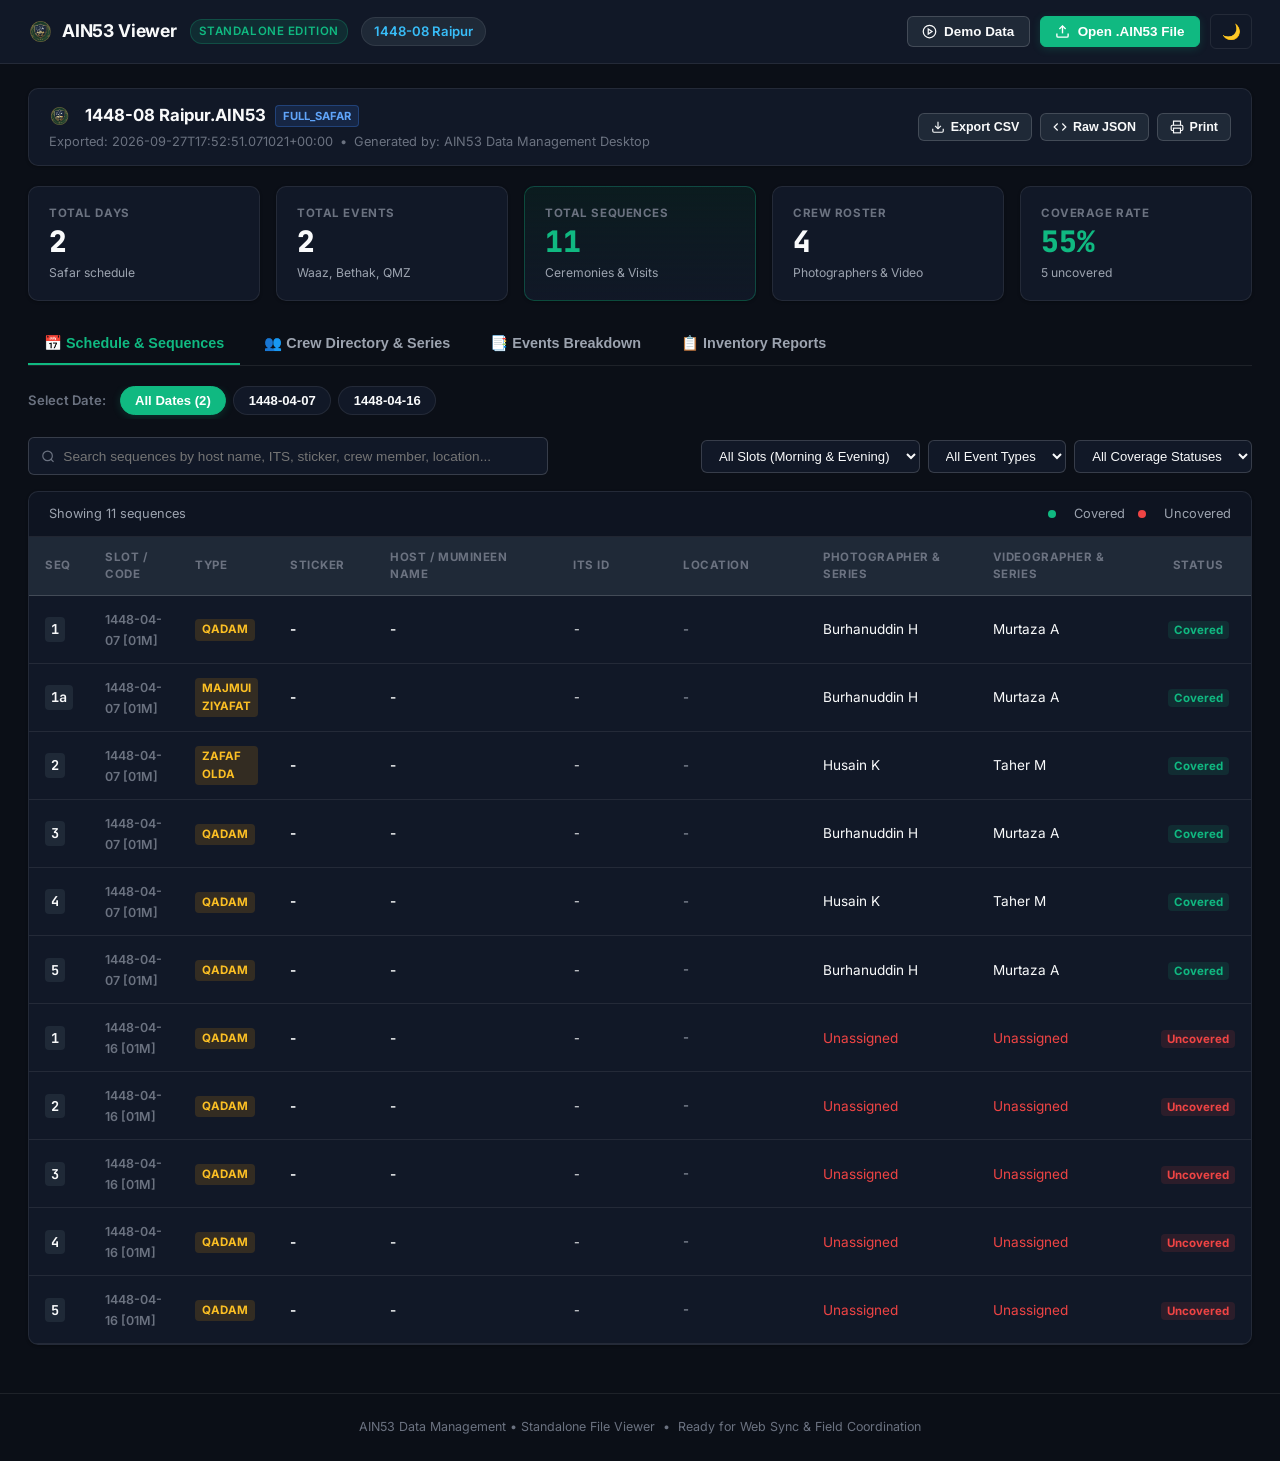
<file: ain53-viewer/index.html>
<!DOCTYPE html>
<html lang="en">
<head>
  <meta charset="UTF-8">
  <meta name="viewport" content="width=device-width, initial-scale=1.0">
  <title>AIN53 File Viewer (Standalone Edition)</title>
  <link rel="icon" href="ICON.png" type="image/png">
  <link rel="shortcut icon" href="icon.ico">
  <link rel="stylesheet" href="viewer.css">
  <link rel="preconnect" href="https://fonts.googleapis.com">
  <link rel="preconnect" href="https://fonts.gstatic.com" crossorigin>
  <link href="https://fonts.googleapis.com/css2?family=Inter:wght@400;500;600;700;800&family=JetBrains+Mono:wght@400;500;600&display=swap" rel="stylesheet">
</head>
<body class="theme-dark">
  <!-- Top Navigation Header -->
  <header class="app-header">
    <div class="header-left">
      <div class="brand-badge">
        <img src="ICON.png" alt="AIN53" style="width: 26px; height: 26px; border-radius: 6px; object-fit: contain;">
        <span>AIN53 Viewer</span>
      </div>
      <span class="header-pill-tag">Standalone Edition</span>
      <span id="active-safar-badge" class="header-safar-pill hidden">No File Loaded</span>
    </div>

    <div class="header-right">
      <button type="button" id="btn-load-sample" class="btn-hdr btn-outline" title="Load sample Khandala Safar data">
        <svg width="15" height="15" viewBox="0 0 24 24" fill="none" stroke="currentColor" stroke-width="2"><circle cx="12" cy="12" r="10"></circle><polygon points="10 8 16 12 10 16 10 8"></polygon></svg>
        <span>Demo Data</span>
      </button>

      <button type="button" id="btn-open-file" class="btn-hdr btn-primary" title="Open local .AIN53 or .json file">
        <svg width="15" height="15" viewBox="0 0 24 24" fill="none" stroke="currentColor" stroke-width="2.2"><path d="M21 15v4a2 2 0 0 1-2 2H5a2 2 0 0 1-2-2v-4"></path><polyline points="17 8 12 3 7 8"></polyline><line x1="12" y1="3" x2="12" y2="15"></line></svg>
        <span>Open .AIN53 File</span>
      </button>
      <input type="file" id="file-input" accept=".AIN53,.ain53,.json" style="display: none;">

      <button type="button" id="btn-theme-toggle" class="btn-hdr btn-icon" title="Toggle Light / Dark mode">
        🌙
      </button>
    </div>
  </header>

  <main class="main-layout">
    <!-- Initial Drag & Drop Hero Screen (shown when no file is loaded) -->
    <section id="hero-dropzone" class="hero-dropzone">
      <div class="drop-target-card" id="drop-target">
        <div class="drop-icon-pulse" style="background: transparent;">
          <img src="ICON.png" alt="AIN53" style="width: 76px; height: 76px; border-radius: 18px; object-fit: contain; box-shadow: 0 8px 30px rgba(16, 185, 129, 0.45);">
        </div>
        <h2>Drop your <span class="highlight-ext">.AIN53</span> file here</h2>
        <p class="drop-desc">
          Easily view Safar schedules, dates, event sequences, mumineen host assignments, and photography & videography camera crew series.
        </p>

        <div class="drop-actions">
          <button type="button" class="btn-drop-browse" onclick="document.getElementById('file-input').click()">
            <svg width="18" height="18" viewBox="0 0 24 24" fill="none" stroke="currentColor" stroke-width="2"><path d="M21 15v4a2 2 0 0 1-2 2H5a2 2 0 0 1-2-2v-4"></path><polyline points="17 8 12 3 7 8"></polyline><line x1="12" y1="3" x2="12" y2="15"></line></svg>
            <span>Browse from Computer</span>
          </button>
          <button type="button" class="btn-drop-sample" onclick="window.viewerLoadSample()">
            <span>Or load demo data</span>
          </button>
        </div>

        <div class="features-pill-row">
          <span class="feat-pill">⚡ 100% Offline &amp; Independent</span>
          <span class="feat-pill">🛡️ Client-side Safe</span>
          <span class="feat-pill">📊 Filter Sequences &amp; Crew</span>
          <span class="feat-pill">📑 Export to CSV</span>
        </div>
      </div>
    </section>

    <!-- Main Data Dashboard (shown after file is loaded) -->
    <section id="dashboard-view" class="dashboard-view hidden">
      <!-- File Metadata Strip -->
      <div class="file-meta-strip">
        <div class="file-meta-left">
          <div class="file-name-block">
            <img src="ICON.png" alt="AIN53" style="width: 22px; height: 22px; border-radius: 5px; object-fit: contain; margin-right: 4px;">
            <span class="file-label-name" id="meta-filename">khandala_safar.AIN53</span>
            <span class="file-badge-scope" id="meta-scope">FULL SAFAR</span>
          </div>
          <div class="file-meta-sub">
            <span id="meta-export-time">Exported: 2026-09-27 16:45 UTC</span>
            <span class="meta-dot">•</span>
            <span id="meta-generator">Generated by: AIN53 Desktop 1.5</span>
          </div>
        </div>

        <div class="file-meta-actions">
          <button type="button" id="btn-export-csv" class="btn-action-small" title="Export current filtered view to CSV">
            <svg width="14" height="14" viewBox="0 0 24 24" fill="none" stroke="currentColor" stroke-width="2"><path d="M21 15v4a2 2 0 0 1-2 2H5a2 2 0 0 1-2-2v-4"></path><polyline points="7 10 12 15 17 10"></polyline><line x1="12" y1="15" x2="12" y2="3"></line></svg>
            <span>Export CSV</span>
          </button>
          <button type="button" id="btn-view-raw" class="btn-action-small" title="View raw JSON data">
            <svg width="14" height="14" viewBox="0 0 24 24" fill="none" stroke="currentColor" stroke-width="2"><polyline points="16 18 22 12 16 6"></polyline><polyline points="8 6 2 12 8 18"></polyline></svg>
            <span>Raw JSON</span>
          </button>
          <button type="button" id="btn-print" class="btn-action-small" onclick="window.print()" title="Print this view">
            <svg width="14" height="14" viewBox="0 0 24 24" fill="none" stroke="currentColor" stroke-width="2"><polyline points="6 9 6 2 18 2 18 9"></polyline><path d="M6 18H4a2 2 0 0 1-2-2v-5a2 2 0 0 1 2-2h16a2 2 0 0 1 2 2v5a2 2 0 0 1-2 2h-2"></path><rect x="6" y="14" width="12" height="8"></rect></svg>
            <span>Print</span>
          </button>
        </div>
      </div>

      <!-- KPI Summary Cards -->
      <div class="kpi-grid">
        <div class="kpi-card">
          <div class="kpi-title">TOTAL DAYS</div>
          <div class="kpi-val" id="kpi-days">0</div>
          <div class="kpi-sub" id="kpi-days-sub">Safar schedule</div>
        </div>
        <div class="kpi-card">
          <div class="kpi-title">TOTAL EVENTS</div>
          <div class="kpi-val" id="kpi-events">0</div>
          <div class="kpi-sub" id="kpi-events-sub">Waaz, Bethak, QMZ</div>
        </div>
        <div class="kpi-card highlight-card">
          <div class="kpi-title">TOTAL SEQUENCES</div>
          <div class="kpi-val highlight-val" id="kpi-sequences">0</div>
          <div class="kpi-sub" id="kpi-seq-sub">Ceremonies &amp; Visits</div>
        </div>
        <div class="kpi-card">
          <div class="kpi-title">CREW ROSTER</div>
          <div class="kpi-val" id="kpi-crew">0</div>
          <div class="kpi-sub" id="kpi-crew-sub">Photographers &amp; Video</div>
        </div>
        <div class="kpi-card">
          <div class="kpi-title">COVERAGE RATE</div>
          <div class="kpi-val text-emerald" id="kpi-coverage">100%</div>
          <div class="kpi-sub" id="kpi-cov-sub">0 uncovered</div>
        </div>
      </div>

      <!-- Navigation Tabs: Schedule View vs Crew View -->
      <div class="view-tabs-bar">
        <div class="tabs-group">
          <button type="button" class="view-tab-btn active" data-tab="tab-schedule">
            📅 Schedule &amp; Sequences
          </button>
          <button type="button" class="view-tab-btn" data-tab="tab-crew">
            👥 Crew Directory &amp; Series
          </button>
          <button type="button" class="view-tab-btn" data-tab="tab-events-breakdown">
            📑 Events Breakdown
          </button>
          <button type="button" class="view-tab-btn" data-tab="tab-inventory">
            📋 Inventory Reports
          </button>
        </div>
      </div>

      <!-- TAB 1: SCHEDULE & SEQUENCES -->
      <div id="tab-schedule" class="tab-pane active">
        <!-- Date Selector Pills -->
        <div class="date-selector-row">
          <span class="filter-label">Select Date:</span>
          <div class="date-pills-wrap" id="date-pills-container">
            <!-- Dynamically populated dates -->
          </div>
        </div>

        <!-- Filter Controls Toolbar -->
        <div class="filters-toolbar">
          <div class="search-box">
            <svg width="15" height="15" viewBox="0 0 24 24" fill="none" stroke="currentColor" stroke-width="2"><circle cx="11" cy="11" r="8"></circle><line x1="21" y1="21" x2="16.65" y2="16.65"></line></svg>
            <input type="text" id="seq-search-input" placeholder="Search sequences by host name, ITS, sticker, crew member, location...">
            <button type="button" id="btn-clear-search" class="btn-clear-input hidden">&times;</button>
          </div>

          <div class="filter-dropdowns">
            <select id="filter-slot" class="filter-select">
              <option value="ALL">All Slots (Morning &amp; Evening)</option>
              <option value="01M">01M - Morning Slot</option>
              <option value="02E">02E - Evening Slot</option>
            </select>

            <select id="filter-type" class="filter-select">
              <option value="ALL">All Event Types</option>
              <!-- Dynamically populated -->
            </select>

            <select id="filter-coverage" class="filter-select">
              <option value="ALL">All Coverage Statuses</option>
              <option value="COVERED">Covered Only</option>
              <option value="UNCOVERED">Uncovered Only</option>
            </select>
          </div>
        </div>

        <!-- Sequences Table Container -->
        <div class="table-container">
          <div class="table-header-info">
            <span id="filtered-count-label">Showing 0 sequences</span>
            <span class="table-legend">
              <span class="legend-dot green"></span> Covered
              <span class="legend-dot red"></span> Uncovered
            </span>
          </div>

          <table class="sequences-table" id="sequences-table">
            <thead>
              <tr>
                <th style="width: 50px;">Seq</th>
                <th style="width: 90px;">Slot / Code</th>
                <th style="width: 80px;">Type</th>
                <th style="width: 100px;">Sticker</th>
                <th style="min-width: 180px;">Host / Mumineen Name</th>
                <th style="width: 110px;">ITS ID</th>
                <th style="min-width: 140px;">Location</th>
                <th style="min-width: 160px;">Photographer &amp; Series</th>
                <th style="min-width: 160px;">Videographer &amp; Series</th>
                <th style="width: 90px; text-align: center;">Status</th>
              </tr>
            </thead>
            <tbody id="sequences-tbody">
              <!-- Dynamically populated rows -->
            </tbody>
          </table>
        </div>
      </div>

      <!-- TAB 2: CREW DIRECTORY -->
      <div id="tab-crew" class="tab-pane hidden">
        <div class="crew-grid" id="crew-grid">
          <!-- Dynamically populated crew cards -->
        </div>
      </div>

      <!-- TAB 3: EVENTS BREAKDOWN -->
      <div id="tab-events-breakdown" class="tab-pane hidden">
        <div class="events-cards-list" id="events-breakdown-list">
          <!-- Dynamically populated events overview cards -->
        </div>
      </div>

      <!-- TAB 4: INVENTORY REPORTS -->
      <div id="tab-inventory" class="tab-pane hidden">
        <div class="events-cards-list" id="inventory-breakdown-list">
          <!-- Dynamically populated inventory report cards -->
        </div>
      </div>
    </section>

    <!-- Raw JSON Modal -->
    <div id="modal-raw-json" class="modal-backdrop hidden">
      <div class="modal-box modal-large">
        <div class="modal-hdr">
          <h3>Raw .AIN53 Package Inspector</h3>
          <button type="button" class="btn-close-modal" onclick="window.closeRawModal()">&times;</button>
        </div>
        <div class="modal-body">
          <div class="raw-actions-bar">
            <button type="button" id="btn-copy-json" class="btn-action-small">Copy to Clipboard</button>
            <button type="button" id="btn-download-json" class="btn-action-small">Download .AIN53</button>
          </div>
          <pre class="json-code-viewer"><code id="raw-json-code"></code></pre>
        </div>
      </div>
    </div>
  </main>

  <footer class="app-footer">
    <span>AIN53 Data Management • Standalone File Viewer</span>
    <span class="footer-dot">•</span>
    <span>Ready for Web Sync &amp; Field Coordination</span>
  </footer>

  <script>
    document.write('<script src="current_safar_data.js?t=' + Date.now() + '"><\/script>');
  </script>
  <script src="viewer.js"></script>
</body>
</html>
</file>
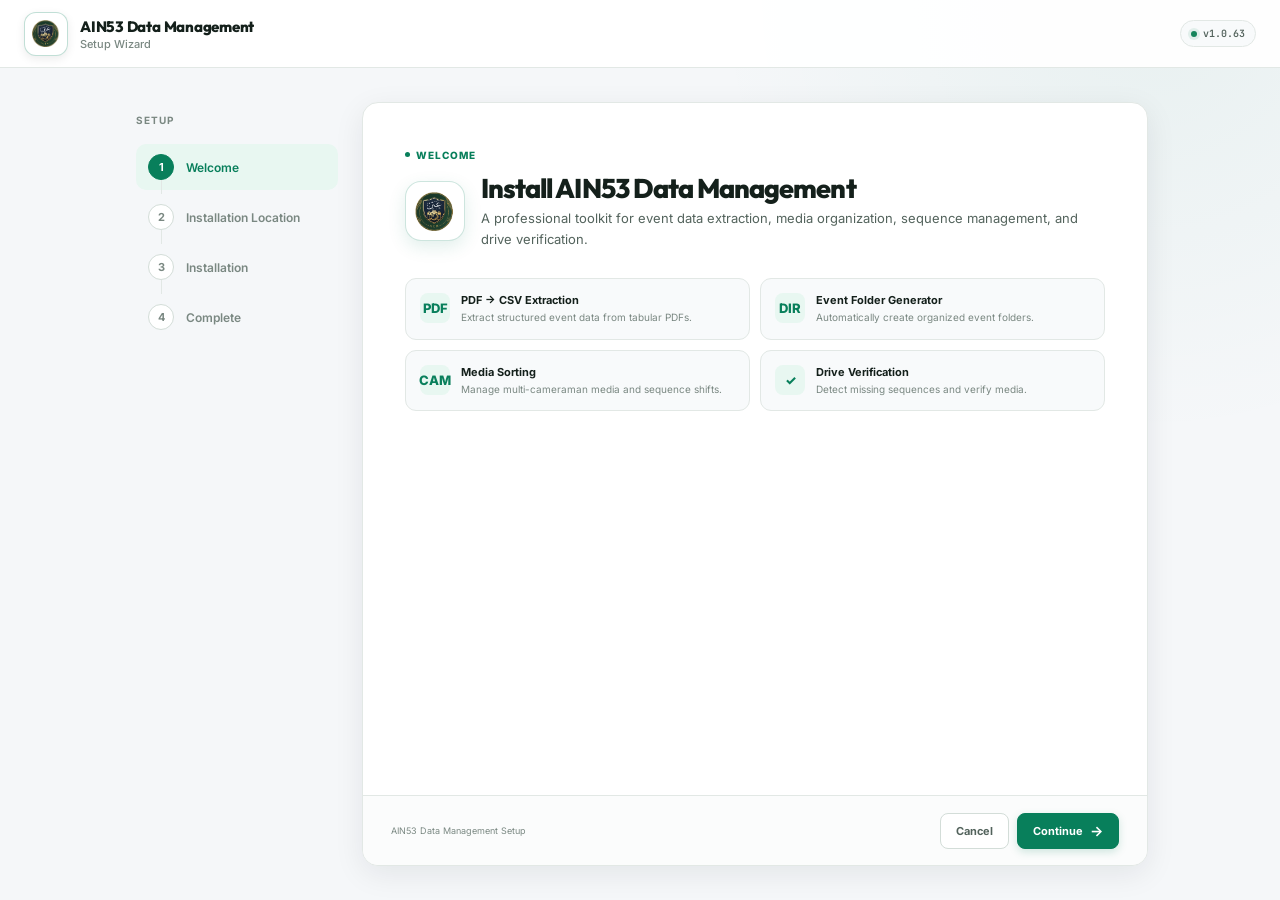
<file: build_scripts/installer.html>
<!DOCTYPE html>
<html lang="en" data-theme="light">
<head>
  <meta charset="UTF-8">
  <meta name="viewport" content="width=device-width, initial-scale=1.0">

  <title>AIN53 Data Management — Setup</title>

  <link rel="preconnect" href="https://fonts.googleapis.com">
  <link rel="preconnect" href="https://fonts.gstatic.com" crossorigin>
  <link href="https://fonts.googleapis.com/css2?family=Inter:wght@400;500;600;700;800&family=Outfit:wght@600;700;800&family=JetBrains+Mono:wght@500;600&display=swap" rel="stylesheet">

  <style>
    /* =========================================================
       DESIGN SYSTEM
    ========================================================= */

    :root {
      --bg: #f5f7f9;
      --surface: #ffffff;
      --surface-soft: #f8fafb;
      --surface-hover: #f1f5f3;

      --border: #e2e8e5;
      --border-strong: #d3ddd8;

      --text: #14201b;
      --text-secondary: #53635c;
      --text-muted: #7a8882;

      --accent: #087f5b;
      --accent-dark: #066b4c;
      --accent-light: #e8f7f1;
      --accent-soft: #f1fbf7;

      --success: #16865c;
      --success-bg: #eaf8f1;

      --danger: #c0392b;
      --danger-bg: #fff1ef;

      --shadow-sm:
        0 1px 2px rgba(15, 23, 42, 0.04),
        0 4px 12px rgba(15, 23, 42, 0.04);

      --shadow-md:
        0 8px 30px rgba(15, 23, 42, 0.08);

      --radius-sm: 8px;
      --radius-md: 12px;
      --radius-lg: 16px;

      --header-height: 68px;
    }

    * {
      box-sizing: border-box;
      margin: 0;
      padding: 0;
    }

    html,
    body {
      width: 100%;
      height: 100%;
      overflow: hidden;
    }

    body {
      font-family: "Inter", sans-serif;
      color: var(--text);
      background: var(--bg);
      -webkit-font-smoothing: antialiased;
    }

    button,
    input {
      font: inherit;
    }

    button {
      border: 0;
    }

    /* =========================================================
       APP SHELL
    ========================================================= */

    .app {
      width: 100%;
      height: 100%;
      display: flex;
      flex-direction: column;
      background:
        radial-gradient(
          circle at 90% 0%,
          rgba(8, 127, 91, 0.055),
          transparent 30%
        ),
        var(--bg);
    }

    /* =========================================================
       TOP BAR
    ========================================================= */

    .topbar {
      height: var(--header-height);
      flex-shrink: 0;

      display: flex;
      align-items: center;
      justify-content: space-between;

      padding: 0 24px;

      background: rgba(255, 255, 255, 0.96);
      border-bottom: 1px solid var(--border);

      position: relative;
      z-index: 5;
    }

    .brand {
      display: flex;
      align-items: center;
      gap: 12px;
    }

                .brand-icon {
      width: 44px;
      height: 44px;

      border-radius: 12px;

      display: flex;
      align-items: center;
      justify-content: center;

      background: #ffffff;
      border: 1px solid rgba(8, 127, 91, 0.25);
      box-shadow: 0 3px 10px rgba(0, 0, 0, 0.08);

      overflow: hidden;
      padding: 4px;
      flex-shrink: 0;
    }

    .brand-icon img {
      width: 34px;
      height: 34px;
      object-fit: contain;
    }

    

    

    

    .brand-fallback {
      display: none;
      color: var(--accent);
      font-family: "Outfit", sans-serif;
      font-weight: 800;
      font-size: 15px;
    }

    .brand-info {
      display: flex;
      flex-direction: column;
      gap: 1px;
    }

    .brand-title {
      font-family: "Outfit", sans-serif;
      font-size: 15px;
      font-weight: 800;
      letter-spacing: -0.015em;
    }

    .brand-subtitle {
      font-size: 11px;
      color: var(--text-muted);
      font-weight: 500;
    }

    .version {
      display: inline-flex;
      align-items: center;
      gap: 6px;

      padding: 6px 10px;

      background: var(--surface-soft);
      border: 1px solid var(--border);

      border-radius: 999px;

      color: var(--text-secondary);

      font-family: "JetBrains Mono", monospace;
      font-size: 10px;
      font-weight: 600;
    }

    .version-dot {
      width: 6px;
      height: 6px;
      border-radius: 50%;
      background: var(--success);
      box-shadow: 0 0 0 3px rgba(22, 134, 92, 0.1);
    }

    /* =========================================================
       MAIN CONTENT
    ========================================================= */

    .main {
      flex: 1;
      min-height: 0;

      display: flex;

      max-width: 1080px;
      width: 100%;

      margin: 0 auto;
      padding: 34px 32px;
    }

    /* =========================================================
       SIDEBAR
    ========================================================= */

    .sidebar {
      width: 230px;
      flex-shrink: 0;

      padding: 12px 24px 0 4px;
    }

    .sidebar-title {
      color: var(--text-muted);

      font-size: 10px;
      font-weight: 700;

      text-transform: uppercase;
      letter-spacing: 0.1em;

      margin-bottom: 18px;
    }

    .steps {
      display: flex;
      flex-direction: column;
      gap: 4px;
    }

    .step {
      position: relative;

      display: flex;
      align-items: center;
      gap: 12px;

      padding: 10px 12px;

      border-radius: 10px;

      color: var(--text-muted);

      transition:
        background 0.2s ease,
        color 0.2s ease;
    }

    .step.active {
      color: var(--accent);
      background: var(--accent-light);
    }

    .step.completed {
      color: var(--text-secondary);
    }

    .step-number {
      width: 26px;
      height: 26px;

      flex-shrink: 0;

      display: flex;
      align-items: center;
      justify-content: center;

      border-radius: 50%;

      border: 1px solid var(--border-strong);

      background: var(--surface);

      font-size: 11px;
      font-weight: 700;
    }

    .step.active .step-number {
      color: white;
      background: var(--accent);
      border-color: var(--accent);
    }

    .step.completed .step-number {
      color: var(--accent);
      background: var(--accent-light);
      border-color: #ccecdf;
    }

    .step-label {
      font-size: 12px;
      font-weight: 600;
    }

    .step-line {
      position: absolute;

      left: 25px;
      top: 36px;

      width: 1px;
      height: 14px;

      background: var(--border);
    }

    .step:last-child .step-line {
      display: none;
    }

    /* =========================================================
       CONTENT PANEL
    ========================================================= */

    .panel {
      flex: 1;
      min-width: 0;

      display: flex;
      flex-direction: column;

      background: var(--surface);

      border: 1px solid var(--border);
      border-radius: var(--radius-lg);

      box-shadow: var(--shadow-md);

      overflow: hidden;
    }

    .panel-content {
      flex: 1;
      min-height: 0;

      padding: 38px 42px;

      overflow-y: auto;
    }

    .panel-footer {
      flex-shrink: 0;

      min-height: 70px;

      display: flex;
      align-items: center;
      justify-content: space-between;

      padding: 0 28px;

      background: #fbfcfc;
      border-top: 1px solid var(--border);
    }

    /* =========================================================
       STEP CONTENT
    ========================================================= */

    .screen {
      height: 100%;

      display: flex;
      flex-direction: column;

      animation: fadeIn 0.25s ease;
    }

    .hidden {
      display: none !important;
    }

    @keyframes fadeIn {
      from {
        opacity: 0;
        transform: translateY(4px);
      }

      to {
        opacity: 1;
        transform: translateY(0);
      }
    }

    .eyebrow {
      display: inline-flex;
      align-items: center;
      gap: 6px;

      margin-bottom: 12px;

      color: var(--accent);

      font-size: 10px;
      font-weight: 800;

      text-transform: uppercase;
      letter-spacing: 0.1em;
    }

    .eyebrow-dot {
      width: 5px;
      height: 5px;

      border-radius: 50%;

      background: var(--accent);
    }

    .title {
      font-family: "Outfit", sans-serif;

      font-size: 27px;
      line-height: 1.15;

      font-weight: 800;

      letter-spacing: -0.035em;

      color: var(--text);

      margin-bottom: 10px;
    }

    .description {
      max-width: 610px;

      color: var(--text-secondary);

      font-size: 13px;
      line-height: 1.65;
    }

    /* =========================================================
       HIGHLIGHTS
    ========================================================= */

    .feature-grid {
      display: grid;

      grid-template-columns: 1fr 1fr;

      gap: 10px;

      margin-top: 28px;
    }

    .feature {
      display: flex;
      align-items: flex-start;
      gap: 11px;

      padding: 14px;

      background: var(--surface-soft);

      border: 1px solid var(--border);

      border-radius: 11px;

      transition:
        border-color 0.2s ease,
        background 0.2s ease;
    }

    .feature:hover {
      border-color: #c9ddd5;
      background: #f7faf9;
    }

    .feature-icon {
      width: 30px;
      height: 30px;

      flex-shrink: 0;

      display: flex;
      align-items: center;
      justify-content: center;

      border-radius: 8px;

      background: var(--accent-light);
      color: var(--accent);

      font-size: 13px;
      font-weight: 800;
    }

    .feature-content strong {
      display: block;

      color: var(--text);

      font-size: 11px;
      font-weight: 700;

      margin-bottom: 3px;
    }

    .feature-content span {
      display: block;

      color: var(--text-muted);

      font-size: 10px;
      line-height: 1.45;
    }

    /* =========================================================
       FORM
    ========================================================= */

    .form-section {
      margin-top: 30px;
    }

    .form-label {
      display: block;

      margin-bottom: 8px;

      color: var(--text);

      font-size: 11px;
      font-weight: 700;
    }

    .form-help {
      margin-top: 6px;

      color: var(--text-muted);

      font-size: 10px;
    }

    .path-input {
      width: 100%;

      display: flex;
      align-items: center;

      min-height: 46px;

      padding: 0 6px 0 14px;

      background: var(--surface);

      border: 1px solid var(--border-strong);

      border-radius: 10px;

      transition:
        border-color 0.2s ease,
        box-shadow 0.2s ease;
    }

    .path-input:focus-within {
      border-color: var(--accent);

      box-shadow:
        0 0 0 3px rgba(8, 127, 91, 0.09);
    }

    .path-icon {
      color: var(--text-muted);

      margin-right: 9px;

      font-size: 15px;
    }

    .path-input input {
      flex: 1;

      min-width: 0;

      border: 0;
      outline: 0;

      background: transparent;

      color: var(--text);

      font-family: "JetBrains Mono", monospace;
      font-size: 11px;
    }

    .browse-btn {
      height: 34px;

      padding: 0 12px;

      border-radius: 7px;

      background: var(--surface-soft);
      border: 1px solid var(--border);

      color: var(--text-secondary);

      font-size: 10px;
      font-weight: 700;

      cursor: pointer;

      transition: all 0.18s ease;
    }

    .browse-btn:hover {
      background: var(--surface-hover);
      border-color: var(--border-strong);
      color: var(--text);
    }

    /* =========================================================
       OPTIONS
    ========================================================= */

    .options {
      display: flex;
      flex-direction: column;

      gap: 8px;

      margin-top: 22px;
    }

    .option {
      display: flex;
      align-items: center;
      gap: 12px;

      padding: 12px 14px;

      border: 1px solid var(--border);

      border-radius: 10px;

      background: var(--surface-soft);

      cursor: pointer;

      transition:
        border-color 0.18s ease,
        background 0.18s ease;
    }

    .option:hover {
      background: var(--surface-hover);
      border-color: var(--border-strong);
    }

    .option input {
      position: absolute;
      opacity: 0;
      pointer-events: none;
    }

    .check {
      width: 18px;
      height: 18px;

      flex-shrink: 0;

      display: flex;
      align-items: center;
      justify-content: center;

      border: 1.5px solid #bcc8c3;

      border-radius: 5px;

      background: white;

      color: white;

      font-size: 11px;
      font-weight: 800;

      transition: all 0.18s ease;
    }

    .option input:checked + .check {
      background: var(--accent);
      border-color: var(--accent);
    }

    .option input:checked + .check::after {
      content: "✓";
    }

    .option-text strong {
      display: block;

      color: var(--text);

      font-size: 11px;
      font-weight: 700;

      margin-bottom: 2px;
    }

    .option-text span {
      color: var(--text-muted);

      font-size: 10px;
    }

    /* =========================================================
       INSTALL SUMMARY
    ========================================================= */

    .summary {
      margin-top: 28px;

      border: 1px solid var(--border);

      border-radius: 11px;

      overflow: hidden;
    }

    .summary-title {
      padding: 11px 14px;

      background: var(--surface-soft);

      border-bottom: 1px solid var(--border);

      color: var(--text);

      font-size: 10px;
      font-weight: 800;

      text-transform: uppercase;
      letter-spacing: 0.08em;
    }

    .summary-row {
      display: flex;
      align-items: center;
      justify-content: space-between;

      padding: 11px 14px;

      border-bottom: 1px solid var(--border);

      font-size: 10px;
    }

    .summary-row:last-child {
      border-bottom: 0;
    }

    .summary-label {
      color: var(--text-muted);
    }

    .summary-value {
      max-width: 65%;

      overflow: hidden;

      text-overflow: ellipsis;

      white-space: nowrap;

      color: var(--text);

      font-family: "JetBrains Mono", monospace;
      font-size: 9px;
      font-weight: 600;
    }

    /* =========================================================
       PROGRESS
    ========================================================= */

    .progress-screen {
      justify-content: center;

      max-width: 620px;

      margin: 0 auto;

      width: 100%;
    }

    .install-icon {
      width: 64px;
      height: 64px;

      display: flex;
      align-items: center;
      justify-content: center;

      margin-bottom: 22px;

      border-radius: 16px;

      background: var(--accent-light);

      color: var(--accent);

      font-size: 25px;
      font-weight: 800;
    }

    .progress-track {
      width: 100%;
      height: 8px;

      margin-top: 28px;

      overflow: hidden;

      background: #e8eeeb;

      border-radius: 999px;
    }

    .progress-fill {
      width: 0%;
      height: 100%;

      background: linear-gradient(
        90deg,
        var(--accent-dark),
        var(--accent),
        #22a875
      );

      border-radius: inherit;

      transition: width 0.25s ease;
    }

    .progress-meta {
      display: flex;
      align-items: center;
      justify-content: space-between;

      margin-top: 10px;

      font-size: 10px;
    }

    .progress-file {
      min-width: 0;

      overflow: hidden;

      text-overflow: ellipsis;

      white-space: nowrap;

      color: var(--text-muted);

      font-family: "JetBrains Mono", monospace;
    }

    .progress-percent {
      flex-shrink: 0;

      color: var(--accent);

      font-family: "JetBrains Mono", monospace;

      font-weight: 700;
    }

    .progress-status {
      margin-top: 18px;

      padding: 12px 14px;

      border-radius: 9px;

      background: var(--surface-soft);

      border: 1px solid var(--border);

      color: var(--text-secondary);

      font-size: 10px;
    }

    /* =========================================================
       SUCCESS
    ========================================================= */

    .success-screen {
      justify-content: center;

      align-items: center;

      text-align: center;
    }

    .success-icon {
      width: 72px;
      height: 72px;

      display: flex;
      align-items: center;
      justify-content: center;

      margin-bottom: 22px;

      border-radius: 50%;

      background: var(--success-bg);

      border: 1px solid #c7ead9;

      color: var(--success);

      font-size: 28px;

      box-shadow:
        0 0 0 7px rgba(22, 134, 92, 0.045);
    }

    .success-location {
      width: 100%;
      max-width: 500px;

      margin-top: 24px;

      padding: 12px 15px;

      border: 1px solid var(--border);

      border-radius: 9px;

      background: var(--surface-soft);

      color: var(--text-muted);

      font-size: 10px;
    }

    .success-location strong {
      display: block;

      margin-top: 4px;

      color: var(--text);

      font-family: "JetBrains Mono", monospace;

      font-size: 9px;

      font-weight: 600;

      overflow: hidden;
      text-overflow: ellipsis;
      white-space: nowrap;
    }

    /* =========================================================
       ERROR
    ========================================================= */

    .error-box {
      display: none;

      margin-top: 18px;

      padding: 12px 14px;

      border-radius: 9px;

      background: var(--danger-bg);

      border: 1px solid #f2d0cb;

      color: var(--danger);

      font-size: 10px;

      line-height: 1.5;
    }

    .error-box.visible {
      display: block;
    }

    /* =========================================================
       BUTTONS
    ========================================================= */

    .footer-left,
    .footer-right {
      display: flex;
      align-items: center;
      gap: 8px;
    }

    .btn {
      min-height: 36px;

      display: inline-flex;
      align-items: center;
      justify-content: center;

      gap: 7px;

      padding: 0 15px;

      border-radius: 8px;

      font-size: 11px;
      font-weight: 700;

      cursor: pointer;
      -webkit-app-region: no-drag;
      pointer-events: auto;

      transition:
        background 0.18s ease,
        border-color 0.18s ease,
        transform 0.12s ease,
        box-shadow 0.18s ease;
    }

    .btn * {
      pointer-events: none;
    }

    .btn:active {
      transform: translateY(1px);
    }

    .btn:disabled {
      opacity: 0.45;
      cursor: not-allowed;
      transform: none;
    }

    .btn-secondary {
      background: white;

      color: var(--text-secondary);

      border: 1px solid var(--border-strong);
    }

    .btn-secondary:hover:not(:disabled) {
      background: var(--surface-soft);
      color: var(--text);
    }

    .btn-primary {
      color: white;

      background: var(--accent);

      border: 1px solid var(--accent);

      box-shadow:
        0 3px 8px rgba(8, 127, 91, 0.18);
    }

    .btn-primary:hover:not(:disabled) {
      background: var(--accent-dark);

      box-shadow:
        0 5px 12px rgba(8, 127, 91, 0.24);
    }

    .btn-danger {
      color: var(--danger);

      background: white;

      border: 1px solid #efcfca;
    }

    .btn-danger:hover {
      background: var(--danger-bg);
    }

    .arrow {
      font-size: 14px;
      line-height: 0;
    }

    /* =========================================================
       FOOTER TEXT
    ========================================================= */

    .footer-note {
      color: var(--text-muted);

      font-size: 9px;
    }

    /* =========================================================
       RESPONSIVE
    ========================================================= */

    @media (max-width: 760px) {
      .main {
        padding: 18px;
      }

      .sidebar {
        display: none;
      }

      .panel-content {
        padding: 28px;
      }

      .feature-grid {
        grid-template-columns: 1fr;
      }
    }

    @media (max-width: 500px) {
      .topbar {
        padding: 0 15px;
      }

      .version {
        display: none;
      }

      .main {
        padding: 10px;
      }

      .panel-content {
        padding: 22px;
      }

      .panel-footer {
        padding: 0 16px;
      }

      .footer-note {
        display: none;
      }

      .title {
        font-size: 23px;
      }
    }
  </style>
</head>

<body>

<div class="app">

  <!-- =======================================================
       TOP BAR
  ======================================================== -->

  <header class="topbar">

    <div class="brand">

      <div class="brand-icon">

        <img src="[data-uri]" alt="AIN53" class="topbar-logo-img" style="width: 34px; height: 34px; object-fit: contain;">

        <span class="brand-fallback">A5</span>

      </div>

      <div class="brand-info">

        <div class="brand-title">
          AIN53 Data Management
        </div>

        <div class="brand-subtitle">
          Setup Wizard
        </div>

      </div>

    </div>

    <div class="version">

      <span class="version-dot"></span>

      <span id="version-tag">
        v1.0.63
      </span>

    </div>

  </header>


  <!-- =======================================================
       MAIN
  ======================================================== -->

  <main class="main">

    <!-- =====================================================
         SIDEBAR
    ====================================================== -->

    <aside class="sidebar">

      <div class="sidebar-title">
        Setup
      </div>

      <div class="steps">

        <div
          class="step active"
          id="nav-welcome"
        >

          <div class="step-number">
            1
          </div>

          <div class="step-label">
            Welcome
          </div>

          <div class="step-line"></div>

        </div>


        <div
          class="step"
          id="nav-directory"
        >

          <div class="step-number">
            2
          </div>

          <div class="step-label">
            Installation Location
          </div>

          <div class="step-line"></div>

        </div>


        <div
          class="step"
          id="nav-progress"
        >

          <div class="step-number">
            3
          </div>

          <div class="step-label">
            Installation
          </div>

          <div class="step-line"></div>

        </div>


        <div
          class="step"
          id="nav-success"
        >

          <div class="step-number">
            4
          </div>

          <div class="step-label">
            Complete
          </div>

        </div>

      </div>

    </aside>


    <!-- =====================================================
         PANEL
    ====================================================== -->

    <section class="panel">

      <!-- ===================================================
           CONTENT
      ==================================================== -->

      <div class="panel-content">


        <!-- =================================================
             STEP 1
        ================================================== -->

        <section
          id="step-welcome"
          class="screen"
        >

          <div>

            <div class="eyebrow">
              <span class="eyebrow-dot"></span>
              Welcome
            </div>

            <!-- welcome-hero-added -->
<div style="display: flex; align-items: center; gap: 16px; margin-bottom: 20px;">
              <div style="width: 60px; height: 60px; border-radius: 16px; background: white; border: 1px solid rgba(8, 127, 91, 0.2); box-shadow: 0 6px 18px rgba(8, 127, 91, 0.12); display: flex; align-items: center; justify-content: center; padding: 6px; flex-shrink: 0;">
                <img src="[data-uri]" alt="AIN53 Logo" style="width: 48px; height: 48px; object-fit: contain;">
              </div>
              <div>
                <h1 class="title" style="margin-bottom: 4px;">Install AIN53 Data Management</h1>
                <p class="description">A professional toolkit for event data extraction, media organization, sequence management, and drive verification.</p>
              </div>
            </div>


            <div class="feature-grid">

              <div class="feature">

                <div class="feature-icon">
                  PDF
                </div>

                <div class="feature-content">

                  <strong>
                    PDF → CSV Extraction
                  </strong>

                  <span>
                    Extract structured event data from tabular PDFs.
                  </span>

                </div>

              </div>


              <div class="feature">

                <div class="feature-icon">
                  DIR
                </div>

                <div class="feature-content">

                  <strong>
                    Event Folder Generator
                  </strong>

                  <span>
                    Automatically create organized event folders.
                  </span>

                </div>

              </div>


              <div class="feature">

                <div class="feature-icon">
                  CAM
                </div>

                <div class="feature-content">

                  <strong>
                    Media Sorting
                  </strong>

                  <span>
                    Manage multi-cameraman media and sequence shifts.
                  </span>

                </div>

              </div>


              <div class="feature">

                <div class="feature-icon">
                  ✓
                </div>

                <div class="feature-content">

                  <strong>
                    Drive Verification
                  </strong>

                  <span>
                    Detect missing sequences and verify media.
                  </span>

                </div>

              </div>

            </div>

          </div>

        </section>


        <!-- =================================================
             STEP 2
        ================================================== -->

        <section
          id="step-directory"
          class="screen hidden"
        >

          <div>

            <div class="eyebrow">
              <span class="eyebrow-dot"></span>
              Step 2 of 4
            </div>

            <h1 class="title">
              Choose installation location
            </h1>

            <p class="description">
              Select where AIN53 Data Management should be
              installed on your computer.
            </p>


            <div class="form-section">

              <label
                class="form-label"
                for="install-dir-input"
              >
                Installation Folder
              </label>


              <div class="path-input">

                <span class="path-icon">
                  📁
                </span>

                <input
                  type="text"
                  id="install-dir-input"
                  spellcheck="false"
                  autocomplete="off"
                >

                <button
                  class="browse-btn"
                  onclick="browseFolder()"
                >
                  Browse
                </button>

              </div>

              <div class="form-help">
                AIN53 will be installed into this folder.
              </div>

            </div>


            <div class="options">

              <label class="option">

                <input
                  type="checkbox"
                  id="chk-desktop"
                  checked
                >

                <span class="check"></span>

                <span class="option-text">

                  <strong>
                    Create Desktop shortcut
                  </strong>

                  <span>
                    Quickly launch AIN53 from your desktop.
                  </span>

                </span>

              </label>


              <label class="option">

                <input
                  type="checkbox"
                  id="chk-startmenu"
                  checked
                >

                <span class="check"></span>

                <span class="option-text">

                  <strong>
                    Create Start Menu shortcut
                  </strong>

                  <span>
                    Add AIN53 to your Windows Start Menu.
                  </span>

                </span>

              </label>

            </div>


            <div
              id="error-box"
              class="error-box"
            ></div>


            <div class="summary">

              <div class="summary-title">
                Installation Summary
              </div>

              <div class="summary-row">

                <span class="summary-label">
                  Destination
                </span>

                <span
                  class="summary-value"
                  id="summary-path"
                >
                  —
                </span>

              </div>

              <div class="summary-row">

                <span class="summary-label">
                  Desktop Shortcut
                </span>

                <span
                  class="summary-value"
                  id="summary-desktop"
                >
                  Enabled
                </span>

              </div>

              <div class="summary-row">

                <span class="summary-label">
                  Start Menu Shortcut
                </span>

                <span
                  class="summary-value"
                  id="summary-startmenu"
                >
                  Enabled
                </span>

              </div>

            </div>

          </div>

        </section>


        <!-- =================================================
             STEP 3
        ================================================== -->

        <section
          id="step-progress"
          class="screen hidden progress-screen"
        >

          <div class="install-icon">
            ↓
          </div>

          <div class="eyebrow">
            <span class="eyebrow-dot"></span>
            Installing
          </div>

          <h1 class="title">
            Installing AIN53 Data Management
          </h1>

          <p class="description">
            Please wait while the application files are
            installed on your computer.
          </p>


          <div class="progress-track">

            <div
              id="progress-fill"
              class="progress-fill"
            ></div>

          </div>


          <div class="progress-meta">

            <span
              id="progress-file-text"
              class="progress-file"
            >
              Preparing installation...
            </span>

            <span
              id="progress-pct-text"
              class="progress-percent"
            >
              0%
            </span>

          </div>


          <div
            id="progress-status"
            class="progress-status"
          >
            Preparing application files...
          </div>

        </section>


        <!-- =================================================
             STEP 4
        ================================================== -->

        <section
          id="step-success"
          class="screen hidden success-screen"
        >

          <div class="success-icon">
            ✓
          </div>

          <div class="eyebrow">
            <span class="eyebrow-dot"></span>
            Complete
          </div>

          <h1 class="title">
            Installation Complete
          </h1>

          <p class="description">
            AIN53 Data Management has been successfully
            installed and is ready to use.
          </p>


          <div class="success-location">

            Installed to

            <strong id="success-location">
              —
            </strong>

          </div>


          <div
            class="options"
            style="width:100%;max-width:500px;text-align:left;"
          >

            <label class="option">

              <input
                type="checkbox"
                id="chk-launch-app"
                checked
              >

              <span class="check"></span>

              <span class="option-text">

                <strong>
                  Launch AIN53 Data Management
                </strong>

                <span>
                  Open the application when you finish setup.
                </span>

              </span>

            </label>

          </div>

        </section>


      </div>


      <!-- ===================================================
           FOOTER
      ==================================================== -->

      <footer class="panel-footer">

        <div class="footer-left">

          <span
            id="footer-note"
            class="footer-note"
          >
            AIN53 Data Management Setup
          </span>

        </div>


        <div class="footer-right">

          <button
            id="cancel-btn"
            class="btn btn-secondary"
            onclick="closeInstaller()"
          >
            Cancel
          </button>


          <button
            id="back-btn"
            class="btn btn-secondary hidden"
            onclick="goBack()"
          >
            ← Back
          </button>


          <button
            id="next-btn"
            class="btn btn-primary"
            onclick="goToStep('directory')"
          >
            Continue
            <span class="arrow">→</span>
          </button>


          <button
            id="install-btn"
            class="btn btn-primary hidden"
            onclick="startInstallation()"
          >
            Install AIN53
            <span class="arrow">→</span>
          </button>


          <button
            id="finish-btn"
            class="btn btn-primary hidden"
            onclick="finishInstallation()"
          >
            Finish
            <span class="arrow">→</span>
          </button>

        </div>

      </footer>

    </section>

  </main>

</div>


<script>

  /* =========================================================
     STATE
  ========================================================= */

  let installerInfo = {};
  let currentStep = "welcome";
  let installedDestDir = "";
  let isInitialized = false;

  /* =========================================================
     DOM READY & PYWEBVIEW INIT
  ========================================================= */

  function initInstaller() {
    if (isInitialized) return;

    function checkApi() {
      if (window.pywebview && window.pywebview.api) {
        isInitialized = true;
        updateSummary();

        window.pywebview.api
          .get_installer_info()
          .then(info => {
            installerInfo = info || {};

            if (installerInfo.version) {
              const vTag = document.getElementById("version-tag");
              if (vTag) vTag.textContent = "v" + installerInfo.version;
            }

            if (installerInfo.default_dir) {
              const dirInput = document.getElementById("install-dir-input");
              if (dirInput) dirInput.value = installerInfo.default_dir;
            }

            updateSummary();

            if (installerInfo.is_update) {
              const titleEl = document.querySelector(".brand-title");
              if (titleEl) titleEl.textContent = "AIN53 Data Management Updater";

              const subTitleEl = document.querySelector(".brand-subtitle");
              if (subTitleEl) subTitleEl.textContent = "Installing Updates...";

              const pTitle = document.querySelector("#step-progress .title");
              if (pTitle) pTitle.textContent = "Updating AIN53 Data Management";

              const pDesc = document.querySelector("#step-progress .description");
              if (pDesc) pDesc.textContent = "Please wait while update files are installed on your computer.";

              const pEye = document.querySelector("#step-progress .eyebrow");
              if (pEye) pEye.innerHTML = '<span class="eyebrow-dot"></span>Updating';

              goToStep("progress");

              const dest = installerInfo.dest_dir || installerInfo.default_dir;
              window.pywebview.api.start_installation(dest, true, true).catch(err => {
                window.onInstallError((err && err.message) ? err.message : String(err));
              });
            }
          })
          .catch(error => {
            console.error("Unable to load installer information:", error);
          });
      } else {
        setTimeout(checkApi, 50);
      }
    }

    checkApi();
  }

  if (document.readyState === "complete" || document.readyState === "interactive") {
    initInstaller();
  } else {
    document.addEventListener("DOMContentLoaded", initInstaller);
  }
  window.addEventListener("pywebviewready", initInstaller);



  /* =========================================================
     STEP NAVIGATION
  ========================================================= */

  function goToStep(stepName) {

    const steps = [
      "welcome",
      "directory",
      "progress",
      "success"
    ];

    steps.forEach(step => {

      const screen =
        document.getElementById(
          "step-" + step
        );

      const nav =
        document.getElementById(
          "nav-" + step
        );

      if (screen) {

        screen.classList.toggle(
          "hidden",
          step !== stepName
        );

      }

      if (nav) {

        nav.classList.remove(
          "active",
          "completed"
        );

      }

    });


    currentStep = stepName;


    const currentScreen =
      document.getElementById(
        "step-" + stepName
      );

    if (currentScreen) {

      currentScreen.classList.remove(
        "hidden"
      );

      currentScreen.classList.remove(
        "screen"
      );

      void currentScreen.offsetWidth;

      currentScreen.classList.add(
        "screen"
      );

    }


    updateStepNavigation();
    updateFooter();

  }


  function updateStepNavigation() {

    const order = [
      "welcome",
      "directory",
      "progress",
      "success"
    ];

    const currentIndex =
      order.indexOf(currentStep);


    order.forEach(
      (step, index) => {

        const nav =
          document.getElementById(
            "nav-" + step
          );

        if (!nav) return;

        nav.classList.remove(
          "active",
          "completed"
        );


        if (index < currentIndex) {

          nav.classList.add(
            "completed"
          );

        } else if (
          index === currentIndex
        ) {

          nav.classList.add(
            "active"
          );

        }

      }
    );

  }


  function goBack() {

    if (currentStep === "directory") {

      goToStep("welcome");

    }

  }


  /* =========================================================
     FOOTER
  ========================================================= */

  function updateFooter() {

    const cancel =
      document.getElementById(
        "cancel-btn"
      );

    const back =
      document.getElementById(
        "back-btn"
      );

    const next =
      document.getElementById(
        "next-btn"
      );

    const install =
      document.getElementById(
        "install-btn"
      );

    const finish =
      document.getElementById(
        "finish-btn"
      );


    cancel.classList.add("hidden");
    back.classList.add("hidden");
    next.classList.add("hidden");
    install.classList.add("hidden");
    finish.classList.add("hidden");


    if (currentStep === "welcome") {

      cancel.classList.remove("hidden");
      next.classList.remove("hidden");

    }


    if (currentStep === "directory") {

      cancel.classList.remove("hidden");
      back.classList.remove("hidden");
      install.classList.remove("hidden");

    }


    if (currentStep === "progress") {

      cancel.classList.add("hidden");

    }


    if (currentStep === "success") {

      finish.classList.remove("hidden");

    }

  }


  /* =========================================================
     DIRECTORY
  ========================================================= */

  async function browseFolder() {

    if (
      window.pywebview &&
      window.pywebview.api
    ) {

      try {

        const folder =
          await window.pywebview.api
            .browse_folder();

        if (folder) {

          document.getElementById(
            "install-dir-input"
          ).value = folder;

          updateSummary();

        }

      } catch (error) {

        showError(
          "Unable to open the folder browser."
        );

      }

    }

  }


  /* =========================================================
     SUMMARY
  ========================================================= */

  function updateSummary() {

    const input =
      document.getElementById(
        "install-dir-input"
      );

    const desktop =
      document.getElementById(
        "chk-desktop"
      );

    const startMenu =
      document.getElementById(
        "chk-startmenu"
      );


    if (!input) return;


    document.getElementById(
      "summary-path"
    ).textContent =
      input.value || "Default location";


    document.getElementById(
      "summary-desktop"
    ).textContent =
      desktop && desktop.checked
        ? "Enabled"
        : "Disabled";


    document.getElementById(
      "summary-startmenu"
    ).textContent =
      startMenu && startMenu.checked
        ? "Enabled"
        : "Disabled";

  }


  document.addEventListener(
    "input",
    event => {

      if (
        event.target.id ===
        "install-dir-input"
      ) {

        updateSummary();

      }

    }
  );


  document.addEventListener(
    "change",
    event => {

      if (
        event.target.id === "chk-desktop" ||
        event.target.id === "chk-startmenu"
      ) {

        updateSummary();

      }

    }
  );


  /* =========================================================
     ERROR HANDLING
  ========================================================= */

  function showError(message) {

    const box =
      document.getElementById(
        "error-box"
      );

    box.textContent = message;

    box.classList.add(
      "visible"
    );

  }


  function hideError() {

    const box =
      document.getElementById(
        "error-box"
      );

    box.textContent = "";

    box.classList.remove(
      "visible"
    );

  }


  /* =========================================================
     INSTALLATION
  ========================================================= */

  async function startInstallation() {

    hideError();


    const dir =
      document.getElementById(
        "install-dir-input"
      ).value.trim();


    const desktop =
      document.getElementById(
        "chk-desktop"
      ).checked;


    const startMenu =
      document.getElementById(
        "chk-startmenu"
      ).checked;


    if (!dir) {

      showError(
        "Please select an installation folder before continuing."
      );

      return;

    }


    goToStep("progress");


    document.getElementById(
      "progress-fill"
    ).style.width = "0%";


    document.getElementById(
      "progress-pct-text"
    ).textContent = "0%";


    document.getElementById(
      "progress-file-text"
    ).textContent =
      "Preparing installation...";


    document.getElementById(
      "progress-status"
    ).textContent =
      "Preparing application files...";


    if (
      window.pywebview &&
      window.pywebview.api
    ) {

      try {

        await window.pywebview.api
          .start_installation(
            dir,
            desktop,
            startMenu
          );

      } catch (error) {

        window.onInstallError(
          error?.message ||
          String(error)
        );

      }

    }

  }


  /* =========================================================
     INSTALLATION PROGRESS CALLBACK
     Called from Python
  ========================================================= */

  window.onInstallProgress =
    function (
      pct,
      filename
    ) {

      const safePct =
        Math.max(
          0,
          Math.min(
            100,
            Number(pct) || 0
          )
        );


      document.getElementById(
        "progress-fill"
      ).style.width =
        safePct + "%";


      document.getElementById(
        "progress-pct-text"
      ).textContent =
        Math.round(safePct) + "%";


      document.getElementById(
        "progress-file-text"
      ).textContent =
        filename
          ? filename
          : "Installing application files...";


      document.getElementById(
        "progress-status"
      ).textContent =
        safePct >= 100
          ? "Finalizing installation..."
          : "Installing application files...";

    };


  /* =========================================================
     INSTALLATION COMPLETE CALLBACK
     Called from Python
  ========================================================= */

  window.onInstallComplete =
    function (
      destDir
    ) {

      installedDestDir =
        destDir || "";


      document.getElementById(
        "success-location"
      ).textContent =
        installedDestDir ||
        document.getElementById(
          "install-dir-input"
        ).value ||
        "Installation directory";


      goToStep("success");

      if (installerInfo && installerInfo.is_update) {
        const sTitle = document.querySelector("#step-success .title");
        if (sTitle) sTitle.textContent = "Update Complete!";

        const sDesc = document.querySelector("#step-success .description");
        if (sDesc) sDesc.textContent = "AIN53 Data Management has been successfully updated. Automatically launching application...";

        setTimeout(async () => {
          if (window.pywebview && window.pywebview.api) {
            try {
              await window.pywebview.api.finish_installation(true, installedDestDir);
            } catch (err) {
              console.error("Auto relaunch error:", err);
            }
          }
        }, 1200);
      }

    };



  /* =========================================================
     INSTALLATION ERROR CALLBACK
     Called from Python
  ========================================================= */

  window.onInstallError =
    function (
      error
    ) {

      goToStep("directory");


      showError(
        "Installation failed: " +
        (error || "Unknown error.")
      );

    };


  /* =========================================================
     INSTALL PATH WARNING CALLBACK
     Called from Python when user picks a protected directory
     (e.g. C:\Program Files) that requires admin elevation.
     Python automatically redirects to a safe LOCALAPPDATA path.
  ========================================================= */

  window.onInstallPathWarning = function(message, safePath) {
    const dirInput = document.getElementById("install-dir-input");
    if (dirInput && safePath) {
      dirInput.value = safePath;
      if (typeof updateSummary === 'function') updateSummary();
    }
    const box = document.getElementById("error-box");
    if (box) {
      box.textContent = "⚠️ " + (message || "Redirected to a user-writable location.");
      box.style.background = "rgba(245, 158, 11, 0.15)";
      box.style.borderColor = "rgba(245, 158, 11, 0.45)";
      box.style.color = "#fbbf24";
      box.classList.add("visible");
      setTimeout(() => {
        box.classList.remove("visible");
        box.style.background = "";
        box.style.borderColor = "";
        box.style.color = "";
      }, 8000);
    }
  };



  /* =========================================================
     FINISH
  ========================================================= */

  async function finishInstallation() {

    const launch =
      document.getElementById(
        "chk-launch-app"
      ).checked;


    const destination =
      installedDestDir ||
      document.getElementById(
        "install-dir-input"
      ).value;


    if (
      window.pywebview &&
      window.pywebview.api
    ) {

      try {

        await window.pywebview.api
          .finish_installation(
            launch,
            destination
          );

      } catch (error) {

        console.error(
          "Finish error:",
          error
        );

      }

    }

  }


  /* =========================================================
     CLOSE
  ========================================================= */

  async function closeInstaller() {

    if (
      window.pywebview &&
      window.pywebview.api
    ) {

      try {

        await window.pywebview.api
          .close_installer();

      } catch (error) {

        console.error(
          "Unable to close installer:",
          error
        );

      }

    }

  }


  /* =========================================================
     INITIALIZE
  ========================================================= */

  updateStepNavigation();
  updateFooter();

</script>

</body>
</html>
</file>
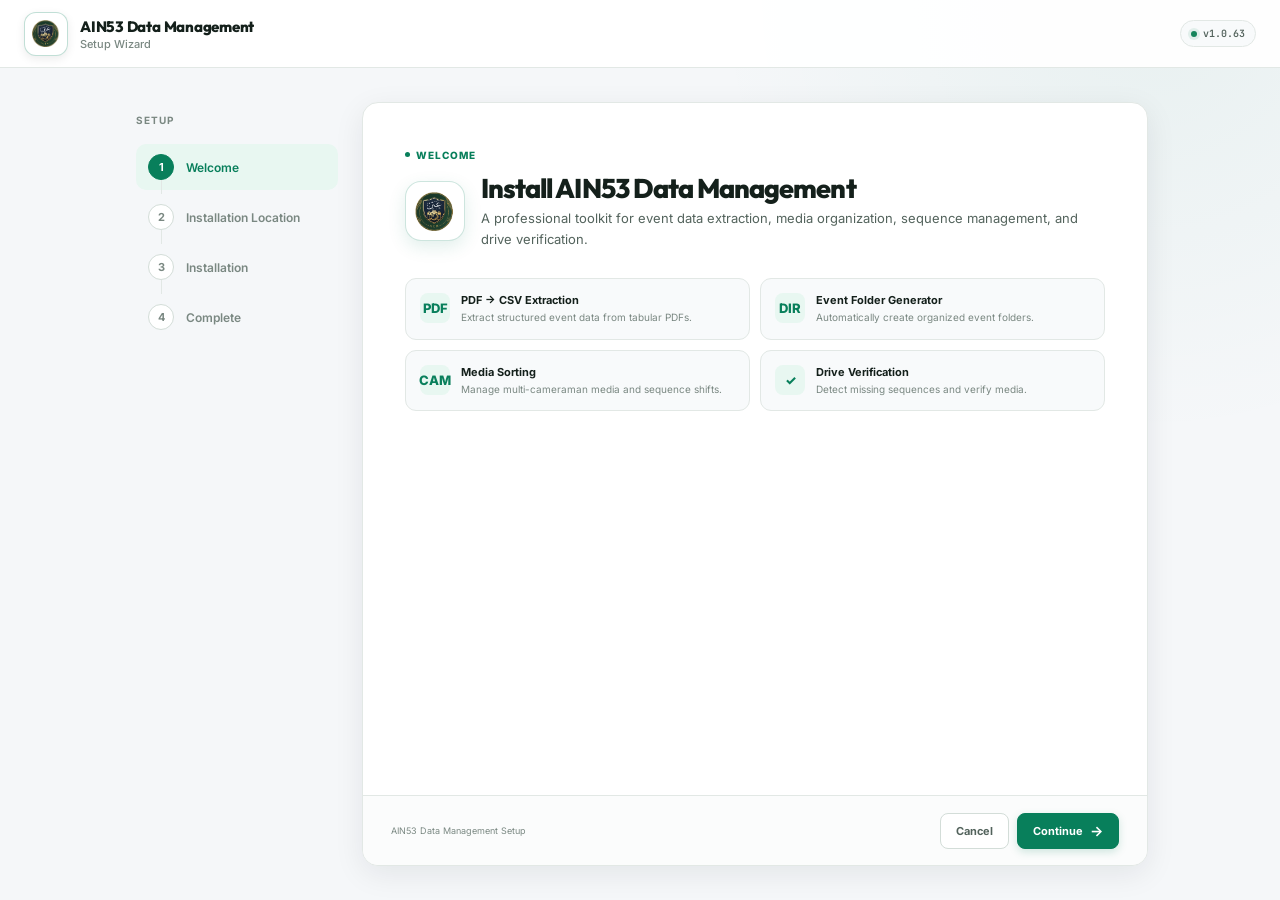
<file: build_scripts/Installerv2.html>
<!DOCTYPE html>
<html lang="en" data-theme="light">

<head>
  <meta charset="UTF-8">
  <meta name="viewport" content="width=device-width, initial-scale=1.0">

  <title>AIN53 Data Management — Setup</title>

  <link rel="preconnect" href="https://fonts.googleapis.com">
  <link rel="preconnect" href="https://fonts.gstatic.com" crossorigin>
  <link
    href="https://fonts.googleapis.com/css2?family=Inter:wght@400;500;600;700;800&family=Outfit:wght@600;700;800&family=JetBrains+Mono:wght@500;600&display=swap"
    rel="stylesheet">

  <style>
    /* =========================================================
       DESIGN SYSTEM
    ========================================================= */

    :root {
      --bg: #f5f7f9;
      --surface: #ffffff;
      --surface-soft: #f8fafb;
      --surface-hover: #f1f5f3;

      --border: #e2e8e5;
      --border-strong: #d3ddd8;

      --text: #14201b;
      --text-secondary: #53635c;
      --text-muted: #7a8882;

      --accent: #087f5b;
      --accent-dark: #066b4c;
      --accent-light: #e8f7f1;
      --accent-soft: #f1fbf7;

      --success: #16865c;
      --success-bg: #eaf8f1;

      --danger: #c0392b;
      --danger-bg: #fff1ef;

      --shadow-sm:
        0 1px 2px rgba(15, 23, 42, 0.04),
        0 4px 12px rgba(15, 23, 42, 0.04);

      --shadow-md:
        0 8px 30px rgba(15, 23, 42, 0.08);

      --radius-sm: 8px;
      --radius-md: 12px;
      --radius-lg: 16px;

      --header-height: 68px;
    }

    * {
      box-sizing: border-box;
      margin: 0;
      padding: 0;
    }

    html,
    body {
      width: 100%;
      height: 100%;
      overflow: hidden;
    }

    body {
      font-family: "Inter", sans-serif;
      color: var(--text);
      background: var(--bg);
      -webkit-font-smoothing: antialiased;
    }

    button,
    input {
      font: inherit;
    }

    button {
      border: 0;
    }

    /* =========================================================
       APP SHELL
    ========================================================= */

    .app {
      width: 100%;
      height: 100%;
      display: flex;
      flex-direction: column;
      background:
        radial-gradient(circle at 90% 0%,
          rgba(8, 127, 91, 0.055),
          transparent 30%),
        var(--bg);
    }

    /* =========================================================
       TOP BAR
    ========================================================= */

    .topbar {
      height: var(--header-height);
      flex-shrink: 0;

      display: flex;
      align-items: center;
      justify-content: space-between;

      padding: 0 24px;

      background: rgba(255, 255, 255, 0.96);
      border-bottom: 1px solid var(--border);

      position: relative;
      z-index: 5;
    }

    .brand {
      display: flex;
      align-items: center;
      gap: 12px;
    }

                .brand-icon {
      width: 44px;
      height: 44px;

      border-radius: 12px;

      display: flex;
      align-items: center;
      justify-content: center;

      background: #ffffff;
      border: 1px solid rgba(8, 127, 91, 0.25);
      box-shadow: 0 3px 10px rgba(0, 0, 0, 0.08);

      overflow: hidden;
      padding: 4px;
      flex-shrink: 0;
    }

    .brand-icon img {
      width: 34px;
      height: 34px;
      object-fit: contain;
    }

    

    

    

    .brand-fallback {
      display: none;
      color: var(--accent);
      font-family: "Outfit", sans-serif;
      font-weight: 800;
      font-size: 15px;
    }

    .brand-info {
      display: flex;
      flex-direction: column;
      gap: 1px;
    }

    .brand-title {
      font-family: "Outfit", sans-serif;
      font-size: 15px;
      font-weight: 800;
      letter-spacing: -0.015em;
    }

    .brand-subtitle {
      font-size: 11px;
      color: var(--text-muted);
      font-weight: 500;
    }

    .version {
      display: inline-flex;
      align-items: center;
      gap: 6px;

      padding: 6px 10px;

      background: var(--surface-soft);
      border: 1px solid var(--border);

      border-radius: 999px;

      color: var(--text-secondary);

      font-family: "JetBrains Mono", monospace;
      font-size: 10px;
      font-weight: 600;
    }

    .version-dot {
      width: 6px;
      height: 6px;
      border-radius: 50%;
      background: var(--success);
      box-shadow: 0 0 0 3px rgba(22, 134, 92, 0.1);
    }

    /* =========================================================
       MAIN CONTENT
    ========================================================= */

    .main {
      flex: 1;
      min-height: 0;

      display: flex;

      max-width: 1080px;
      width: 100%;

      margin: 0 auto;
      padding: 34px 32px;
    }

    /* =========================================================
       SIDEBAR
    ========================================================= */

    .sidebar {
      width: 230px;
      flex-shrink: 0;

      padding: 12px 24px 0 4px;
    }

    .sidebar-title {
      color: var(--text-muted);

      font-size: 10px;
      font-weight: 700;

      text-transform: uppercase;
      letter-spacing: 0.1em;

      margin-bottom: 18px;
    }

    .steps {
      display: flex;
      flex-direction: column;
      gap: 4px;
    }

    .step {
      position: relative;

      display: flex;
      align-items: center;
      gap: 12px;

      padding: 10px 12px;

      border-radius: 10px;

      color: var(--text-muted);

      transition:
        background 0.2s ease,
        color 0.2s ease;
    }

    .step.active {
      color: var(--accent);
      background: var(--accent-light);
    }

    .step.completed {
      color: var(--text-secondary);
    }

    .step-number {
      width: 26px;
      height: 26px;

      flex-shrink: 0;

      display: flex;
      align-items: center;
      justify-content: center;

      border-radius: 50%;

      border: 1px solid var(--border-strong);

      background: var(--surface);

      font-size: 11px;
      font-weight: 700;
    }

    .step.active .step-number {
      color: white;
      background: var(--accent);
      border-color: var(--accent);
    }

    .step.completed .step-number {
      color: var(--accent);
      background: var(--accent-light);
      border-color: #ccecdf;
    }

    .step-label {
      font-size: 12px;
      font-weight: 600;
    }

    .step-line {
      position: absolute;

      left: 25px;
      top: 36px;

      width: 1px;
      height: 14px;

      background: var(--border);
    }

    .step:last-child .step-line {
      display: none;
    }

    /* =========================================================
       CONTENT PANEL
    ========================================================= */

    .panel {
      flex: 1;
      min-width: 0;

      display: flex;
      flex-direction: column;

      background: var(--surface);

      border: 1px solid var(--border);
      border-radius: var(--radius-lg);

      box-shadow: var(--shadow-md);

      overflow: hidden;
    }

    .panel-content {
      flex: 1;
      min-height: 0;

      padding: 38px 42px;

      overflow-y: auto;
    }

    .panel-footer {
      flex-shrink: 0;

      min-height: 70px;

      display: flex;
      align-items: center;
      justify-content: space-between;

      padding: 0 28px;

      background: #fbfcfc;
      border-top: 1px solid var(--border);
    }

    /* =========================================================
       STEP CONTENT
    ========================================================= */

    .screen {
      height: 100%;

      display: flex;
      flex-direction: column;

      animation: fadeIn 0.25s ease;
    }

    .hidden {
      display: none !important;
    }

    @keyframes fadeIn {
      from {
        opacity: 0;
        transform: translateY(4px);
      }

      to {
        opacity: 1;
        transform: translateY(0);
      }
    }

    .eyebrow {
      display: inline-flex;
      align-items: center;
      gap: 6px;

      margin-bottom: 12px;

      color: var(--accent);

      font-size: 10px;
      font-weight: 800;

      text-transform: uppercase;
      letter-spacing: 0.1em;
    }

    .eyebrow-dot {
      width: 5px;
      height: 5px;

      border-radius: 50%;

      background: var(--accent);
    }

    .title {
      font-family: "Outfit", sans-serif;

      font-size: 27px;
      line-height: 1.15;

      font-weight: 800;

      letter-spacing: -0.035em;

      color: var(--text);

      margin-bottom: 10px;
    }

    .description {
      max-width: 610px;

      color: var(--text-secondary);

      font-size: 13px;
      line-height: 1.65;
    }

    /* =========================================================
       HIGHLIGHTS
    ========================================================= */

    .feature-grid {
      display: grid;

      grid-template-columns: 1fr 1fr;

      gap: 10px;

      margin-top: 28px;
    }

    .feature {
      display: flex;
      align-items: flex-start;
      gap: 11px;

      padding: 14px;

      background: var(--surface-soft);

      border: 1px solid var(--border);

      border-radius: 11px;

      transition:
        border-color 0.2s ease,
        background 0.2s ease;
    }

    .feature:hover {
      border-color: #c9ddd5;
      background: #f7faf9;
    }

    .feature-icon {
      width: 30px;
      height: 30px;

      flex-shrink: 0;

      display: flex;
      align-items: center;
      justify-content: center;

      border-radius: 8px;

      background: var(--accent-light);
      color: var(--accent);

      font-size: 13px;
      font-weight: 800;
    }

    .feature-content strong {
      display: block;

      color: var(--text);

      font-size: 11px;
      font-weight: 700;

      margin-bottom: 3px;
    }

    .feature-content span {
      display: block;

      color: var(--text-muted);

      font-size: 10px;
      line-height: 1.45;
    }

    /* =========================================================
       FORM
    ========================================================= */

    .form-section {
      margin-top: 30px;
    }

    .form-label {
      display: block;

      margin-bottom: 8px;

      color: var(--text);

      font-size: 11px;
      font-weight: 700;
    }

    .form-help {
      margin-top: 6px;

      color: var(--text-muted);

      font-size: 10px;
    }

    .path-input {
      width: 100%;

      display: flex;
      align-items: center;

      min-height: 46px;

      padding: 0 6px 0 14px;

      background: var(--surface);

      border: 1px solid var(--border-strong);

      border-radius: 10px;

      transition:
        border-color 0.2s ease,
        box-shadow 0.2s ease;
    }

    .path-input:focus-within {
      border-color: var(--accent);

      box-shadow:
        0 0 0 3px rgba(8, 127, 91, 0.09);
    }

    .path-icon {
      color: var(--text-muted);

      margin-right: 9px;

      font-size: 15px;
    }

    .path-input input {
      flex: 1;

      min-width: 0;

      border: 0;
      outline: 0;

      background: transparent;

      color: var(--text);

      font-family: "JetBrains Mono", monospace;
      font-size: 11px;
    }

    .browse-btn {
      height: 34px;

      padding: 0 12px;

      border-radius: 7px;

      background: var(--surface-soft);
      border: 1px solid var(--border);

      color: var(--text-secondary);

      font-size: 10px;
      font-weight: 700;

      cursor: pointer;

      transition: all 0.18s ease;
    }

    .browse-btn:hover {
      background: var(--surface-hover);
      border-color: var(--border-strong);
      color: var(--text);
    }

    /* =========================================================
       OPTIONS
    ========================================================= */

    .options {
      display: flex;
      flex-direction: column;

      gap: 8px;

      margin-top: 22px;
    }

    .option {
      display: flex;
      align-items: center;
      gap: 12px;

      padding: 12px 14px;

      border: 1px solid var(--border);

      border-radius: 10px;

      background: var(--surface-soft);

      cursor: pointer;

      transition:
        border-color 0.18s ease,
        background 0.18s ease;
    }

    .option:hover {
      background: var(--surface-hover);
      border-color: var(--border-strong);
    }

    .option input {
      position: absolute;
      opacity: 0;
      pointer-events: none;
    }

    .check {
      width: 18px;
      height: 18px;

      flex-shrink: 0;

      display: flex;
      align-items: center;
      justify-content: center;

      border: 1.5px solid #bcc8c3;

      border-radius: 5px;

      background: white;

      color: white;

      font-size: 11px;
      font-weight: 800;

      transition: all 0.18s ease;
    }

    .option input:checked+.check {
      background: var(--accent);
      border-color: var(--accent);
    }

    .option input:checked+.check::after {
      content: "✓";
    }

    .option-text strong {
      display: block;

      color: var(--text);

      font-size: 11px;
      font-weight: 700;

      margin-bottom: 2px;
    }

    .option-text span {
      color: var(--text-muted);

      font-size: 10px;
    }

    /* =========================================================
       INSTALL SUMMARY
    ========================================================= */

    .summary {
      margin-top: 28px;

      border: 1px solid var(--border);

      border-radius: 11px;

      overflow: hidden;
    }

    .summary-title {
      padding: 11px 14px;

      background: var(--surface-soft);

      border-bottom: 1px solid var(--border);

      color: var(--text);

      font-size: 10px;
      font-weight: 800;

      text-transform: uppercase;
      letter-spacing: 0.08em;
    }

    .summary-row {
      display: flex;
      align-items: center;
      justify-content: space-between;

      padding: 11px 14px;

      border-bottom: 1px solid var(--border);

      font-size: 10px;
    }

    .summary-row:last-child {
      border-bottom: 0;
    }

    .summary-label {
      color: var(--text-muted);
    }

    .summary-value {
      max-width: 65%;

      overflow: hidden;

      text-overflow: ellipsis;

      white-space: nowrap;

      color: var(--text);

      font-family: "JetBrains Mono", monospace;
      font-size: 9px;
      font-weight: 600;
    }

    /* =========================================================
       PROGRESS
    ========================================================= */

    .progress-screen {
      justify-content: center;

      max-width: 620px;

      margin: 0 auto;

      width: 100%;
    }

    .install-icon {
      width: 64px;
      height: 64px;

      display: flex;
      align-items: center;
      justify-content: center;

      margin-bottom: 22px;

      border-radius: 16px;

      background: var(--accent-light);

      color: var(--accent);

      font-size: 25px;
      font-weight: 800;
    }

    .progress-track {
      width: 100%;
      height: 8px;

      margin-top: 28px;

      overflow: hidden;

      background: #e8eeeb;

      border-radius: 999px;
    }

    .progress-fill {
      width: 0%;
      height: 100%;

      background: linear-gradient(90deg,
          var(--accent-dark),
          var(--accent),
          #22a875);

      border-radius: inherit;

      transition: width 0.25s ease;
    }

    .progress-meta {
      display: flex;
      align-items: center;
      justify-content: space-between;

      margin-top: 10px;

      font-size: 10px;
    }

    .progress-file {
      min-width: 0;

      overflow: hidden;

      text-overflow: ellipsis;

      white-space: nowrap;

      color: var(--text-muted);

      font-family: "JetBrains Mono", monospace;
    }

    .progress-percent {
      flex-shrink: 0;

      color: var(--accent);

      font-family: "JetBrains Mono", monospace;

      font-weight: 700;
    }

    .progress-status {
      margin-top: 18px;

      padding: 12px 14px;

      border-radius: 9px;

      background: var(--surface-soft);

      border: 1px solid var(--border);

      color: var(--text-secondary);

      font-size: 10px;
    }

    /* =========================================================
       SUCCESS
    ========================================================= */

    .success-screen {
      justify-content: center;

      align-items: center;

      text-align: center;
    }

    .success-icon {
      width: 72px;
      height: 72px;

      display: flex;
      align-items: center;
      justify-content: center;

      margin-bottom: 22px;

      border-radius: 50%;

      background: var(--success-bg);

      border: 1px solid #c7ead9;

      color: var(--success);

      font-size: 28px;

      box-shadow:
        0 0 0 7px rgba(22, 134, 92, 0.045);
    }

    .success-location {
      width: 100%;
      max-width: 500px;

      margin-top: 24px;

      padding: 12px 15px;

      border: 1px solid var(--border);

      border-radius: 9px;

      background: var(--surface-soft);

      color: var(--text-muted);

      font-size: 10px;
    }

    .success-location strong {
      display: block;

      margin-top: 4px;

      color: var(--text);

      font-family: "JetBrains Mono", monospace;

      font-size: 9px;

      font-weight: 600;

      overflow: hidden;
      text-overflow: ellipsis;
      white-space: nowrap;
    }

    /* =========================================================
       ERROR
    ========================================================= */

    .error-box {
      display: none;

      margin-top: 18px;

      padding: 12px 14px;

      border-radius: 9px;

      background: var(--danger-bg);

      border: 1px solid #f2d0cb;

      color: var(--danger);

      font-size: 10px;

      line-height: 1.5;
    }

    .error-box.visible {
      display: block;
    }

    /* =========================================================
       BUTTONS
    ========================================================= */

    .footer-left,
    .footer-right {
      display: flex;
      align-items: center;
      gap: 8px;
    }

    .btn {
      min-height: 36px;

      display: inline-flex;
      align-items: center;
      justify-content: center;

      gap: 7px;

      padding: 0 15px;

      border-radius: 8px;

      font-size: 11px;
      font-weight: 700;

      cursor: pointer;
      -webkit-app-region: no-drag;
      pointer-events: auto;

      transition:
        background 0.18s ease,
        border-color 0.18s ease,
        transform 0.12s ease,
        box-shadow 0.18s ease;
    }

    .btn * {
      pointer-events: none;
    }

    .btn:active {
      transform: translateY(1px);
    }

    .btn:disabled {
      opacity: 0.45;
      cursor: not-allowed;
      transform: none;
    }

    .btn-secondary {
      background: white;

      color: var(--text-secondary);

      border: 1px solid var(--border-strong);
    }

    .btn-secondary:hover:not(:disabled) {
      background: var(--surface-soft);
      color: var(--text);
    }

    .btn-primary {
      color: white;

      background: var(--accent);

      border: 1px solid var(--accent);

      box-shadow:
        0 3px 8px rgba(8, 127, 91, 0.18);
    }

    .btn-primary:hover:not(:disabled) {
      background: var(--accent-dark);

      box-shadow:
        0 5px 12px rgba(8, 127, 91, 0.24);
    }

    .btn-danger {
      color: var(--danger);

      background: white;

      border: 1px solid #efcfca;
    }

    .btn-danger:hover {
      background: var(--danger-bg);
    }

    .arrow {
      font-size: 14px;
      line-height: 0;
    }

    /* =========================================================
       FOOTER TEXT
    ========================================================= */

    .footer-note {
      color: var(--text-muted);

      font-size: 9px;
    }

    /* =========================================================
       RESPONSIVE
    ========================================================= */

    @media (max-width: 760px) {
      .main {
        padding: 18px;
      }

      .sidebar {
        display: none;
      }

      .panel-content {
        padding: 28px;
      }

      .feature-grid {
        grid-template-columns: 1fr;
      }
    }

    @media (max-width: 500px) {
      .topbar {
        padding: 0 15px;
      }

      .version {
        display: none;
      }

      .main {
        padding: 10px;
      }

      .panel-content {
        padding: 22px;
      }

      .panel-footer {
        padding: 0 16px;
      }

      .footer-note {
        display: none;
      }

      .title {
        font-size: 23px;
      }
    }
  </style>
</head>

<body>

  <div class="app">

    <!-- =======================================================
       TOP BAR
  ======================================================== -->

    <header class="topbar">

      <div class="brand">

        <div class="brand-icon">

          <img src="[data-uri]" alt="AIN53" class="topbar-logo-img" style="width: 34px; height: 34px; object-fit: contain;">

          <span class="brand-fallback">A5</span>

        </div>

        <div class="brand-info">

          <div class="brand-title">
            AIN53 Data Management
          </div>

          <div class="brand-subtitle">
            Setup Wizard
          </div>

        </div>

      </div>

      <div class="version">

        <span class="version-dot"></span>

        <span id="version-tag">
          v1.0.63
        </span>

      </div>

    </header>


    <!-- =======================================================
       MAIN
  ======================================================== -->

    <main class="main">

      <!-- =====================================================
         SIDEBAR
    ====================================================== -->

      <aside class="sidebar">

        <div class="sidebar-title">
          Setup
        </div>

        <div class="steps">

          <div class="step active" id="nav-welcome">

            <div class="step-number">
              1
            </div>

            <div class="step-label">
              Welcome
            </div>

            <div class="step-line"></div>

          </div>


          <div class="step" id="nav-directory">

            <div class="step-number">
              2
            </div>

            <div class="step-label">
              Installation Location
            </div>

            <div class="step-line"></div>

          </div>


          <div class="step" id="nav-progress">

            <div class="step-number">
              3
            </div>

            <div class="step-label">
              Installation
            </div>

            <div class="step-line"></div>

          </div>


          <div class="step" id="nav-success">

            <div class="step-number">
              4
            </div>

            <div class="step-label">
              Complete
            </div>

          </div>

        </div>

      </aside>


      <!-- =====================================================
         PANEL
    ====================================================== -->

      <section class="panel">

        <!-- ===================================================
           CONTENT
      ==================================================== -->

        <div class="panel-content">


          <!-- =================================================
             STEP 1
        ================================================== -->

          <section id="step-welcome" class="screen">

            <div>

              <div class="eyebrow">
                <span class="eyebrow-dot"></span>
                Welcome
              </div>

              <!-- welcome-hero-added -->
<div style="display: flex; align-items: center; gap: 16px; margin-bottom: 20px;">
              <div style="width: 60px; height: 60px; border-radius: 16px; background: white; border: 1px solid rgba(8, 127, 91, 0.2); box-shadow: 0 6px 18px rgba(8, 127, 91, 0.12); display: flex; align-items: center; justify-content: center; padding: 6px; flex-shrink: 0;">
                <img src="[data-uri]" alt="AIN53 Logo" style="width: 48px; height: 48px; object-fit: contain;">
              </div>
              <div>
                <h1 class="title" style="margin-bottom: 4px;">Install AIN53 Data Management</h1>
                <p class="description">A professional toolkit for event data extraction, media organization, sequence management, and drive verification.</p>
              </div>
            </div>


              <div class="feature-grid">

                <div class="feature">

                  <div class="feature-icon">
                    PDF
                  </div>

                  <div class="feature-content">

                    <strong>
                      PDF → CSV Extraction
                    </strong>

                    <span>
                      Extract structured event data from tabular PDFs.
                    </span>

                  </div>

                </div>


                <div class="feature">

                  <div class="feature-icon">
                    DIR
                  </div>

                  <div class="feature-content">

                    <strong>
                      Event Folder Generator
                    </strong>

                    <span>
                      Automatically create organized event folders.
                    </span>

                  </div>

                </div>


                <div class="feature">

                  <div class="feature-icon">
                    CAM
                  </div>

                  <div class="feature-content">

                    <strong>
                      Media Sorting
                    </strong>

                    <span>
                      Manage multi-cameraman media and sequence shifts.
                    </span>

                  </div>

                </div>


                <div class="feature">

                  <div class="feature-icon">
                    ✓
                  </div>

                  <div class="feature-content">

                    <strong>
                      Drive Verification
                    </strong>

                    <span>
                      Detect missing sequences and verify media.
                    </span>

                  </div>

                </div>

              </div>

            </div>

          </section>


          <!-- =================================================
             STEP 2
        ================================================== -->

          <section id="step-directory" class="screen hidden">

            <div>

              <div class="eyebrow">
                <span class="eyebrow-dot"></span>
                Step 2 of 4
              </div>

              <h1 class="title">
                Choose installation location
              </h1>

              <p class="description">
                Select where AIN53 Data Management should be
                installed on your computer.
              </p>


              <div class="form-section">

                <label class="form-label" for="install-dir-input">
                  Installation Folder
                </label>


                <div class="path-input">

                  <span class="path-icon">
                    📁
                  </span>

                  <input type="text" id="install-dir-input" spellcheck="false" autocomplete="off" placeholder="Loading default path...">

                  <button class="browse-btn" onclick="browseFolder()">
                    Browse
                  </button>

                </div>

                <div class="form-help">
                  AIN53 will be installed into this folder.
                </div>

              </div>


              <div class="options">

                <label class="option">

                  <input type="checkbox" id="chk-desktop" checked>

                  <span class="check"></span>

                  <span class="option-text">

                    <strong>
                      Create Desktop shortcut
                    </strong>

                    <span>
                      Quickly launch AIN53 from your desktop.
                    </span>

                  </span>

                </label>


                <label class="option">

                  <input type="checkbox" id="chk-startmenu" checked>

                  <span class="check"></span>

                  <span class="option-text">

                    <strong>
                      Create Start Menu shortcut
                    </strong>

                    <span>
                      Add AIN53 to your Windows Start Menu.
                    </span>

                  </span>

                </label>

              </div>


              <div id="error-box" class="error-box"></div>


              <div class="summary">

                <div class="summary-title">
                  Installation Summary
                </div>

                <div class="summary-row">

                  <span class="summary-label">
                    Destination
                  </span>

                  <span class="summary-value" id="summary-path">
                    —
                  </span>

                </div>

                <div class="summary-row">

                  <span class="summary-label">
                    Desktop Shortcut
                  </span>

                  <span class="summary-value" id="summary-desktop">
                    Enabled
                  </span>

                </div>

                <div class="summary-row">

                  <span class="summary-label">
                    Start Menu Shortcut
                  </span>

                  <span class="summary-value" id="summary-startmenu">
                    Enabled
                  </span>

                </div>

              </div>

            </div>

          </section>


          <!-- =================================================
             STEP 3
        ================================================== -->

          <section id="step-progress" class="screen hidden progress-screen">

            <div class="install-icon">
              ↓
            </div>

            <div class="eyebrow">
              <span class="eyebrow-dot"></span>
              Installing
            </div>

            <h1 class="title">
              Installing AIN53 Data Management
            </h1>

            <p class="description">
              Please wait while the application files are
              installed on your computer.
            </p>


            <div class="progress-track">

              <div id="progress-fill" class="progress-fill"></div>

            </div>


            <div class="progress-meta">

              <span id="progress-file-text" class="progress-file">
                Preparing installation...
              </span>

              <span id="progress-pct-text" class="progress-percent">
                0%
              </span>

            </div>


            <div id="progress-status" class="progress-status">
              Preparing application files...
            </div>

          </section>


          <!-- =================================================
             STEP 4
        ================================================== -->

          <section id="step-success" class="screen hidden success-screen">

            <div class="success-icon">
              ✓
            </div>

            <div class="eyebrow">
              <span class="eyebrow-dot"></span>
              Complete
            </div>

            <h1 class="title">
              Installation Complete
            </h1>

            <p class="description">
              AIN53 Data Management has been successfully
              installed and is ready to use.
            </p>


            <div class="success-location">

              Installed to

              <strong id="success-location">
                —
              </strong>

            </div>


            <div class="options" style="width:100%;max-width:500px;text-align:left;">

              <label class="option">

                <input type="checkbox" id="chk-launch-app" checked>

                <span class="check"></span>

                <span class="option-text">

                  <strong>
                    Launch AIN53 Data Management
                  </strong>

                  <span>
                    Open the application when you finish setup.
                  </span>

                </span>

              </label>

            </div>

          </section>


        </div>


        <!-- ===================================================
           FOOTER
      ==================================================== -->

        <footer class="panel-footer">

          <div class="footer-left">

            <span id="footer-note" class="footer-note">
              AIN53 Data Management Setup
            </span>

          </div>


          <div class="footer-right">

            <button id="cancel-btn" class="btn btn-secondary" onclick="closeInstaller()">
              Cancel
            </button>


            <button id="back-btn" class="btn btn-secondary hidden" onclick="goBack()">
              ← Back
            </button>


            <button id="next-btn" class="btn btn-primary" onclick="goToStep('directory')">
              Continue
              <span class="arrow">→</span>
            </button>


            <button id="install-btn" class="btn btn-primary hidden" onclick="startInstallation()">
              Install AIN53
              <span class="arrow">→</span>
            </button>


            <button id="finish-btn" class="btn btn-primary hidden" onclick="finishInstallation()">
              Finish
              <span class="arrow">→</span>
            </button>

          </div>

        </footer>

      </section>

    </main>

  </div>


  <script>

    /* =========================================================
       STATE
    ========================================================= */

    let installerInfo = {};
    let currentStep = "welcome";
    let installedDestDir = "";
    let isInitialized = false;

    /* =========================================================
       DOM READY & PYWEBVIEW INIT
    ========================================================= */

    function initInstaller() {
      if (isInitialized) return;

      function checkApi() {
        if (window.pywebview && window.pywebview.api) {
          isInitialized = true;
          updateSummary();

          window.pywebview.api
            .get_installer_info()
            .then(async info => {
              installerInfo = info || {};

              if (installerInfo.version) {
                const vTag = document.getElementById("version-tag");
                if (vTag) vTag.textContent = "v" + installerInfo.version;
              }

              if (installerInfo.default_dir) {
                const dirInput = document.getElementById("install-dir-input");
                if (dirInput) dirInput.value = installerInfo.default_dir;
              }

              updateSummary();

              if (installerInfo.is_update) {
                const titleEl = document.querySelector(".brand-title");
                if (titleEl) titleEl.textContent = "AIN53 Data Management Updater";

                const subTitleEl = document.querySelector(".brand-subtitle");
                if (subTitleEl) subTitleEl.textContent = "Installing Updates...";

                const pTitle = document.querySelector("#step-progress .title");
                if (pTitle) pTitle.textContent = "Updating AIN53 Data Management";

                const pDesc = document.querySelector("#step-progress .description");
                if (pDesc) pDesc.textContent = "Please wait while update files are installed on your computer.";

                const pEye = document.querySelector("#step-progress .eyebrow");
                if (pEye) pEye.innerHTML = '<span class="eyebrow-dot"></span>Updating';

                goToStep("progress");

                const dest = installerInfo.dest_dir || installerInfo.default_dir;
                try {
                  const result = await window.pywebview.api.start_installation(dest, true, true);
                  if (result && result.error) {
                    window.onInstallError(result.error);
                  }
                } catch (err) {
                  window.onInstallError((err && err.message) ? err.message : String(err));
                }
              }
            })
            .catch(error => {
              console.error("Unable to load installer information:", error);
            });
        } else {
          setTimeout(checkApi, 50);
        }
      }

      checkApi();
    }

    if (document.readyState === "complete" || document.readyState === "interactive") {
      initInstaller();
    } else {
      document.addEventListener("DOMContentLoaded", initInstaller);
    }
    window.addEventListener("pywebviewready", initInstaller);



    /* =========================================================
       STEP NAVIGATION
    ========================================================= */

    function goToStep(stepName) {

      const steps = [
        "welcome",
        "directory",
        "progress",
        "success"
      ];

      steps.forEach(step => {

        const screen =
          document.getElementById(
            "step-" + step
          );

        const nav =
          document.getElementById(
            "nav-" + step
          );

        if (screen) {

          screen.classList.toggle(
            "hidden",
            step !== stepName
          );

        }

        if (nav) {

          nav.classList.remove(
            "active",
            "completed"
          );

        }

      });


      currentStep = stepName;


      const currentScreen =
        document.getElementById(
          "step-" + stepName
        );

      if (currentScreen) {

        currentScreen.classList.remove(
          "hidden"
        );

        currentScreen.classList.remove(
          "screen"
        );

        void currentScreen.offsetWidth;

        currentScreen.classList.add(
          "screen"
        );

      }


      updateStepNavigation();
      updateFooter();

      // Auto-fill installation folder with default path whenever directory step becomes visible
      if (stepName === "directory") {
        const dirInput = document.getElementById("install-dir-input");
        if (dirInput && !dirInput.value && installerInfo && installerInfo.default_dir) {
          dirInput.value = installerInfo.default_dir;
          updateSummary();
        }
      }

    }


    function updateStepNavigation() {

      const order = [
        "welcome",
        "directory",
        "progress",
        "success"
      ];

      const currentIndex =
        order.indexOf(currentStep);


      order.forEach(
        (step, index) => {

          const nav =
            document.getElementById(
              "nav-" + step
            );

          if (!nav) return;

          nav.classList.remove(
            "active",
            "completed"
          );


          if (index < currentIndex) {

            nav.classList.add(
              "completed"
            );

          } else if (
            index === currentIndex
          ) {

            nav.classList.add(
              "active"
            );

          }

        }
      );

    }


    function goBack() {

      if (currentStep === "directory") {

        goToStep("welcome");

      }

    }


    /* =========================================================
       FOOTER
    ========================================================= */

    function updateFooter() {

      const cancel =
        document.getElementById(
          "cancel-btn"
        );

      const back =
        document.getElementById(
          "back-btn"
        );

      const next =
        document.getElementById(
          "next-btn"
        );

      const install =
        document.getElementById(
          "install-btn"
        );

      const finish =
        document.getElementById(
          "finish-btn"
        );


      cancel.classList.add("hidden");
      back.classList.add("hidden");
      next.classList.add("hidden");
      install.classList.add("hidden");
      finish.classList.add("hidden");


      if (currentStep === "welcome") {

        cancel.classList.remove("hidden");
        next.classList.remove("hidden");

      }


      if (currentStep === "directory") {

        cancel.classList.remove("hidden");
        back.classList.remove("hidden");
        install.classList.remove("hidden");

      }


      if (currentStep === "progress") {

        cancel.classList.add("hidden");

      }


      if (currentStep === "success") {

        finish.classList.remove("hidden");

      }

    }


    /* =========================================================
       DIRECTORY
    ========================================================= */

    async function browseFolder() {

      if (
        window.pywebview &&
        window.pywebview.api
      ) {

        try {

          const folder =
            await window.pywebview.api
              .browse_folder();

          if (folder) {

            document.getElementById(
              "install-dir-input"
            ).value = folder;

            updateSummary();

          }

        } catch (error) {

          showError(
            "Unable to open the folder browser."
          );

        }

      }

    }


    /* =========================================================
       SUMMARY
    ========================================================= */

    function updateSummary() {

      const input =
        document.getElementById(
          "install-dir-input"
        );

      const desktop =
        document.getElementById(
          "chk-desktop"
        );

      const startMenu =
        document.getElementById(
          "chk-startmenu"
        );


      if (!input) return;


      document.getElementById(
        "summary-path"
      ).textContent =
        input.value || "Default location";


      document.getElementById(
        "summary-desktop"
      ).textContent =
        desktop && desktop.checked
          ? "Enabled"
          : "Disabled";


      document.getElementById(
        "summary-startmenu"
      ).textContent =
        startMenu && startMenu.checked
          ? "Enabled"
          : "Disabled";

    }


    document.addEventListener(
      "input",
      event => {

        if (
          event.target.id ===
          "install-dir-input"
        ) {

          updateSummary();

        }

      }
    );


    document.addEventListener(
      "change",
      event => {

        if (
          event.target.id === "chk-desktop" ||
          event.target.id === "chk-startmenu"
        ) {

          updateSummary();

        }

      }
    );


    /* =========================================================
       ERROR HANDLING
    ========================================================= */

    function showError(message) {

      const box =
        document.getElementById(
          "error-box"
        );

      box.textContent = message;

      box.classList.add(
        "visible"
      );

    }


    function hideError() {

      const box =
        document.getElementById(
          "error-box"
        );

      box.textContent = "";

      box.classList.remove(
        "visible"
      );

    }


    /* =========================================================
       INSTALLATION
    ========================================================= */

    async function startInstallation() {

      hideError();


      const dir =
        document.getElementById(
          "install-dir-input"
        ).value.trim();


      const desktop =
        document.getElementById(
          "chk-desktop"
        ).checked;


      const startMenu =
        document.getElementById(
          "chk-startmenu"
        ).checked;


      if (!dir) {

        showError(
          "Please select an installation folder before continuing."
        );

        return;

      }


      goToStep("progress");


      document.getElementById(
        "progress-fill"
      ).style.width = "0%";


      document.getElementById(
        "progress-pct-text"
      ).textContent = "0%";


      document.getElementById(
        "progress-file-text"
      ).textContent =
        "Preparing installation...";


      document.getElementById(
        "progress-status"
      ).textContent =
        "Preparing application files...";


      if (
        window.pywebview &&
        window.pywebview.api
      ) {

        try {

          const result = await window.pywebview.api
            .start_installation(
              dir,
              desktop,
              startMenu
            );

          // Check if Python returned a synchronous error (e.g. permission denied pre-flight)
          if (result && result.error) {
            window.onInstallError(result.error);
          }

        } catch (error) {

          window.onInstallError(
            error?.message ||
            String(error)
          );

        }

      }

    }


    /* =========================================================
       INSTALLATION PROGRESS CALLBACK
       Called from Python
    ========================================================= */

    window.onInstallProgress =
      function (
        pct,
        filename
      ) {

        const safePct =
          Math.max(
            0,
            Math.min(
              100,
              Number(pct) || 0
            )
          );


        document.getElementById(
          "progress-fill"
        ).style.width =
          safePct + "%";


        document.getElementById(
          "progress-pct-text"
        ).textContent =
          Math.round(safePct) + "%";


        document.getElementById(
          "progress-file-text"
        ).textContent =
          filename
            ? filename
            : "Installing application files...";


        document.getElementById(
          "progress-status"
        ).textContent =
          safePct >= 100
            ? "Finalizing installation..."
            : "Installing application files...";

      };


    /* =========================================================
       INSTALLATION COMPLETE CALLBACK
       Called from Python
    ========================================================= */

    window.onInstallComplete =
      function (
        destDir
      ) {

        installedDestDir =
          destDir || "";


        document.getElementById(
          "success-location"
        ).textContent =
          installedDestDir ||
          document.getElementById(
            "install-dir-input"
          ).value ||
          "Installation directory";


        goToStep("success");

        if (installerInfo && installerInfo.is_update) {
          const sTitle = document.querySelector("#step-success .title");
          if (sTitle) sTitle.textContent = "Update Complete!";

          const sDesc = document.querySelector("#step-success .description");
          if (sDesc) sDesc.textContent = "AIN53 Data Management has been successfully updated. Automatically launching application...";

          setTimeout(async () => {
            if (window.pywebview && window.pywebview.api) {
              try {
                await window.pywebview.api.finish_installation(true, installedDestDir);
              } catch (err) {
                console.error("Auto relaunch error:", err);
              }
            }
          }, 1200);
        }

      };



    /* =========================================================
       INSTALLATION ERROR CALLBACK
       Called from Python
    ========================================================= */

    window.onInstallError =
      function (
        error
      ) {

        goToStep("directory");


        showError(
          "Installation failed: " +
          (error || "Unknown error.")
        );

      };


    /* =========================================================
       INSTALL PATH WARNING CALLBACK
       Called from Python when user picks a protected directory
       (e.g. C:\Program Files) that requires admin elevation.
       Python automatically redirects to a safe LOCALAPPDATA path.
    ========================================================= */

    window.onInstallPathWarning = function(message, safePath) {
      // Update the directory input field with the safe redirect path
      const dirInput = document.getElementById("install-dir-input");
      if (dirInput && safePath) {
        dirInput.value = safePath;
        updateSummary();
      }
      // Show the warning in the error box with a yellow/warning appearance
      const box = document.getElementById("error-box");
      if (box) {
        box.textContent = "⚠️ " + (message || "Redirected to a user-writable location.");
        box.style.background = "rgba(245, 158, 11, 0.15)";
        box.style.borderColor = "rgba(245, 158, 11, 0.45)";
        box.style.color = "#fbbf24";
        box.classList.add("visible");
        // Auto-clear the warning after 8 seconds
        setTimeout(() => {
          box.classList.remove("visible");
          box.style.background = "";
          box.style.borderColor = "";
          box.style.color = "";
        }, 8000);
      }
    };



    /* =========================================================
       FINISH
    ========================================================= */

    async function finishInstallation() {

      const launch =
        document.getElementById(
          "chk-launch-app"
        ).checked;


      const destination =
        installedDestDir ||
        document.getElementById(
          "install-dir-input"
        ).value;


      if (
        window.pywebview &&
        window.pywebview.api
      ) {

        try {

          await window.pywebview.api
            .finish_installation(
              launch,
              destination
            );

        } catch (error) {

          console.error(
            "Finish error:",
            error
          );

        }

      }

    }


    /* =========================================================
       CLOSE
    ========================================================= */

    async function closeInstaller() {

      if (
        window.pywebview &&
        window.pywebview.api
      ) {

        try {

          await window.pywebview.api
            .close_installer();

        } catch (error) {

          console.error(
            "Unable to close installer:",
            error
          );

        }

      }

    }


    /* =========================================================
       INITIALIZE
    ========================================================= */

    updateStepNavigation();
    updateFooter();

  </script>

</body>

</html>
</file>
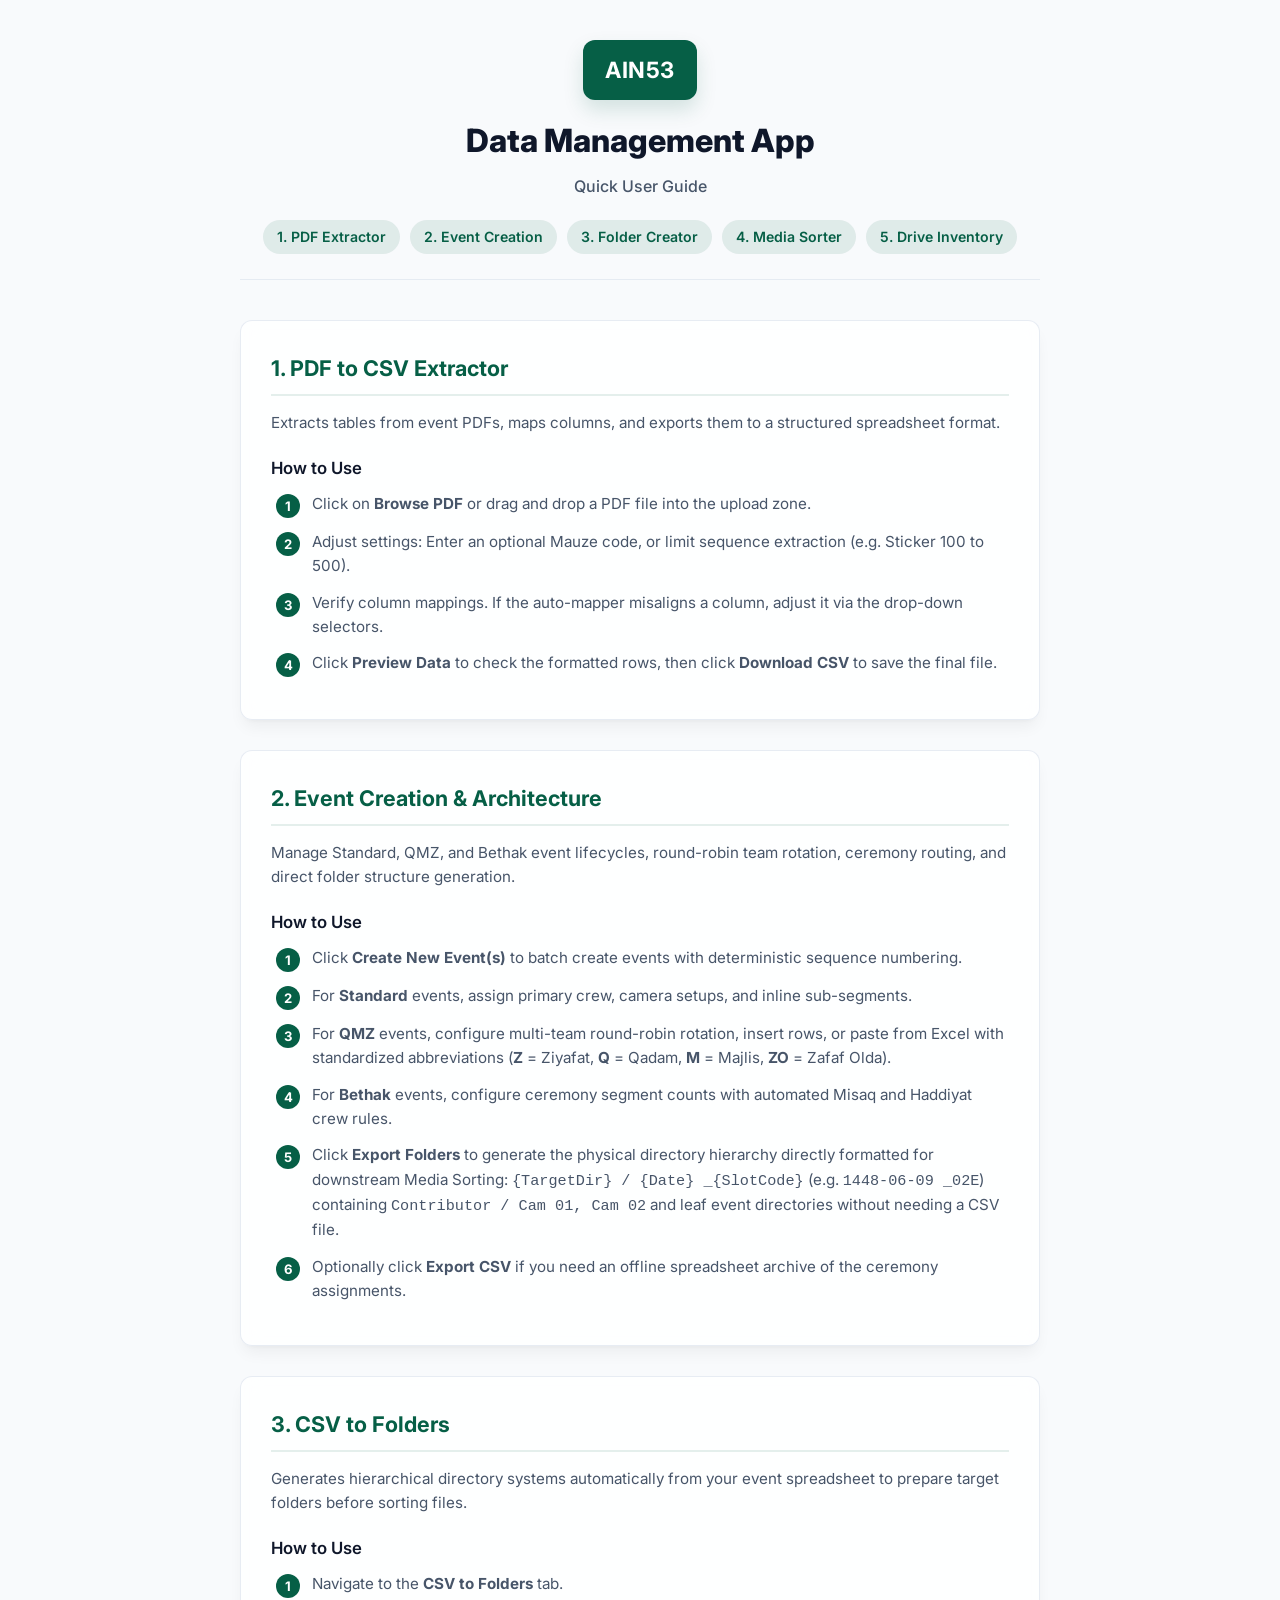
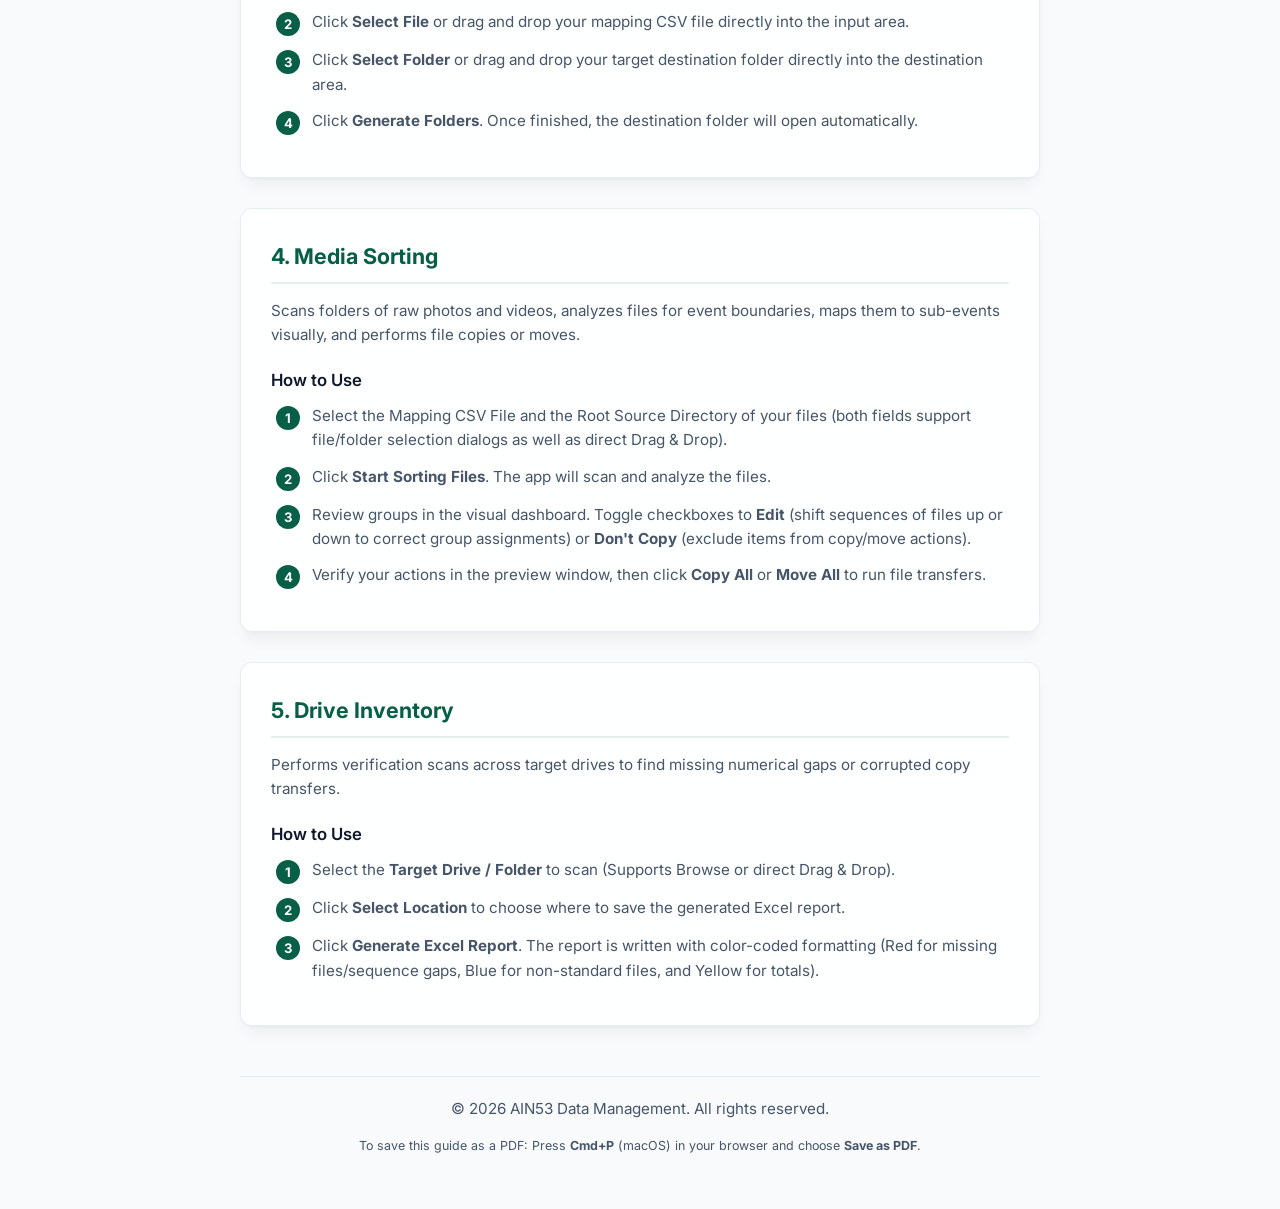
<file: docs/readers_guide.html>
<!DOCTYPE html>
<html lang="en">
<head>
  <meta charset="UTF-8">
  <meta name="viewport" content="width=device-width, initial-scale=1.0">
  <title>AIN53 Data Management - User Guide</title>
  <link href="https://fonts.googleapis.com/css2?family=Inter:wght@300;400;500;600;700;800&display=swap" rel="stylesheet">
  <style>
    :root {
      --primary: #065f46;
      --primary-light: rgba(6, 95, 70, 0.1);
      --accent: #10b981;
      --bg-light: #f8fafc;
      --card-bg: rgba(255, 255, 255, 0.85);
      --border-color: rgba(226, 232, 240, 0.8);
      --text-dark: #0f172a;
      --text-gray: #475569;
      --text-muted: #64748b;
      --radius: 12px;
      --shadow-md: 0 10px 15px -3px rgba(0, 0, 0, 0.05), 0 4px 6px -4px rgba(0, 0, 0, 0.05);
    }

    * {
      box-sizing: border-box;
      margin: 0;
      padding: 0;
    }

    body {
      font-family: 'Inter', -apple-system, sans-serif;
      background-color: var(--bg-light);
      color: var(--text-dark);
      line-height: 1.6;
      padding: 40px 20px;
    }

    .container {
      max-width: 800px;
      margin: 0 auto;
    }

    header {
      text-align: center;
      margin-bottom: 40px;
      border-bottom: 1px solid var(--border-color);
      padding-bottom: 25px;
    }

    .logo-container {
      display: inline-flex;
      align-items: center;
      justify-content: center;
      background: var(--primary);
      color: white;
      padding: 12px 22px;
      border-radius: var(--radius);
      font-weight: 700;
      font-size: 1.4rem;
      letter-spacing: 0.5px;
      box-shadow: 0 10px 20px rgba(6, 95, 70, 0.15);
      margin-bottom: 15px;
    }

    h1 {
      font-size: 2rem;
      font-weight: 800;
      color: var(--text-dark);
      margin-bottom: 8px;
    }

    .subtitle {
      font-size: 1rem;
      color: var(--text-gray);
      font-weight: 500;
    }

    .nav-links {
      display: flex;
      flex-wrap: wrap;
      gap: 10px;
      justify-content: center;
      margin-top: 20px;
    }

    .nav-links a {
      color: var(--primary);
      text-decoration: none;
      font-weight: 600;
      font-size: 0.88rem;
      background: var(--primary-light);
      padding: 6px 14px;
      border-radius: 20px;
      transition: all 0.2s;
    }

    .nav-links a:hover {
      background: var(--primary);
      color: white;
      transform: translateY(-1px);
    }

    section {
      background: var(--card-bg);
      border: 1px solid var(--border-color);
      border-radius: var(--radius);
      padding: 30px;
      margin-bottom: 30px;
      box-shadow: var(--shadow-md);
      backdrop-filter: blur(10px);
    }

    h2 {
      font-size: 1.35rem;
      font-weight: 700;
      color: var(--primary);
      border-bottom: 2px solid var(--primary-light);
      padding-bottom: 8px;
      margin-bottom: 15px;
    }

    h3 {
      font-size: 1.05rem;
      font-weight: 600;
      color: var(--text-dark);
      margin: 20px 0 10px 0;
    }

    p {
      color: var(--text-gray);
      margin-bottom: 15px;
      font-size: 0.95rem;
    }

    ol {
      margin-left: 5px;
      margin-bottom: 10px;
      color: var(--text-gray);
      font-size: 0.95rem;
      list-style-type: none;
    }

    li {
      margin-bottom: 12px;
      display: flex;
      align-items: flex-start;
    }

    .step-badge {
      display: inline-block;
      width: 24px;
      height: 24px;
      background-color: var(--primary);
      color: white;
      border-radius: 50%;
      text-align: center;
      line-height: 24px;
      font-size: 0.82rem;
      font-weight: 700;
      margin-right: 12px;
      flex-shrink: 0;
      margin-top: 2px;
    }

    .step-text {
      flex: 1;
    }

    footer {
      text-align: center;
      color: var(--text-muted);
      font-size: 0.88rem;
      margin-top: 50px;
      border-top: 1px solid var(--border-color);
      padding-top: 20px;
    }

    /* Print-specific layout styling to ensure beautiful PDF generation */
    @media print {
      body {
        background-color: white;
        padding: 0;
        color: black;
      }
      
      .nav-links {
        display: none !important;
      }
      
      section {
        box-shadow: none !important;
        border: none !important;
        background: transparent !important;
        padding: 15px 0 !important;
        margin-bottom: 25px !important;
        page-break-inside: avoid;
      }
      
      h2 {
        border-bottom: 1px solid #000 !important;
        color: black !important;
      }
      
      .logo-container {
        border: 1.5px solid black !important;
        color: black !important;
        background: transparent !important;
        box-shadow: none !important;
      }
    }
  </style>
</head>
<body>

  <div class="container">
    
    <header>
      <div class="logo-container">AIN53</div>
      <h1>Data Management App</h1>
      <p class="subtitle">Quick User Guide</p>
      
      <div class="nav-links">
        <a href="#pdf-to-csv">1. PDF Extractor</a>
        <a href="#event-creation">2. Event Creation</a>
        <a href="#csv-to-folders">3. Folder Creator</a>
        <a href="#sorting">4. Media Sorter</a>
        <a href="#inventory">5. Drive Inventory</a>
      </div>
    </header>

    <!-- SECTION: PDF Extractor -->
    <section id="pdf-to-csv">
      <h2>1. PDF to CSV Extractor</h2>
      <p>Extracts tables from event PDFs, maps columns, and exports them to a structured spreadsheet format.</p>
      
      <h3>How to Use</h3>
      <ol>
        <li>
          <span class="step-badge">1</span>
          <div class="step-text">Click on <strong>Browse PDF</strong> or drag and drop a PDF file into the upload zone.</div>
        </li>
        <li>
          <span class="step-badge">2</span>
          <div class="step-text">Adjust settings: Enter an optional Mauze code, or limit sequence extraction (e.g. Sticker 100 to 500).</div>
        </li>
        <li>
          <span class="step-badge">3</span>
          <div class="step-text">Verify column mappings. If the auto-mapper misaligns a column, adjust it via the drop-down selectors.</div>
        </li>
        <li>
          <span class="step-badge">4</span>
          <div class="step-text">Click <strong>Preview Data</strong> to check the formatted rows, then click <strong>Download CSV</strong> to save the final file.</div>
        </li>
      </ol>
    </section>

    <!-- SECTION: Event Creation & Architecture -->
    <section id="event-creation">
      <h2>2. Event Creation &amp; Architecture</h2>
      <p>Manage Standard, QMZ, and Bethak event lifecycles, round-robin team rotation, ceremony routing, and direct folder structure generation.</p>
      
      <h3>How to Use</h3>
      <ol>
        <li>
          <span class="step-badge">1</span>
          <div class="step-text">Click <strong>Create New Event(s)</strong> to batch create events with deterministic sequence numbering.</div>
        </li>
        <li>
          <span class="step-badge">2</span>
          <div class="step-text">For <strong>Standard</strong> events, assign primary crew, camera setups, and inline sub-segments.</div>
        </li>
        <li>
          <span class="step-badge">3</span>
          <div class="step-text">For <strong>QMZ</strong> events, configure multi-team round-robin rotation, insert rows, or paste from Excel with standardized abbreviations (<strong>Z</strong> = Ziyafat, <strong>Q</strong> = Qadam, <strong>M</strong> = Majlis, <strong>ZO</strong> = Zafaf Olda).</div>
        </li>
        <li>
          <span class="step-badge">4</span>
          <div class="step-text">For <strong>Bethak</strong> events, configure ceremony segment counts with automated Misaq and Haddiyat crew rules.</div>
        </li>
        <li>
          <span class="step-badge">5</span>
          <div class="step-text">Click <strong>Export Folders</strong> to generate the physical directory hierarchy directly formatted for downstream Media Sorting: <code>{TargetDir} / {Date} _{SlotCode}</code> (e.g. <code>1448-06-09 _02E</code>) containing <code>Contributor / Cam 01, Cam 02</code> and leaf event directories without needing a CSV file.</div>
        </li>
        <li>
          <span class="step-badge">6</span>
          <div class="step-text">Optionally click <strong>Export CSV</strong> if you need an offline spreadsheet archive of the ceremony assignments.</div>
        </li>
      </ol>
    </section>

    <!-- SECTION: Folder Creator -->
    <section id="csv-to-folders">
      <h2>3. CSV to Folders</h2>
      <p>Generates hierarchical directory systems automatically from your event spreadsheet to prepare target folders before sorting files.</p>
      
      <h3>How to Use</h3>
      <ol>
        <li>
          <span class="step-badge">1</span>
          <div class="step-text">Navigate to the <strong>CSV to Folders</strong> tab.</div>
        </li>
        <li>
          <span class="step-badge">2</span>
          <div class="step-text">Click <strong>Select File</strong> or drag and drop your mapping CSV file directly into the input area.</div>
        </li>
        <li>
          <span class="step-badge">3</span>
          <div class="step-text">Click <strong>Select Folder</strong> or drag and drop your target destination folder directly into the destination area.</div>
        </li>
        <li>
          <span class="step-badge">4</span>
          <div class="step-text">Click <strong>Generate Folders</strong>. Once finished, the destination folder will open automatically.</div>
        </li>
      </ol>
    </section>

    <!-- SECTION: Media Sorter -->
    <section id="sorting">
      <h2>4. Media Sorting</h2>
      <p>Scans folders of raw photos and videos, analyzes files for event boundaries, maps them to sub-events visually, and performs file copies or moves.</p>
      
      <h3>How to Use</h3>
      <ol>
        <li>
          <span class="step-badge">1</span>
          <div class="step-text">Select the Mapping CSV File and the Root Source Directory of your files (both fields support file/folder selection dialogs as well as direct Drag &amp; Drop).</div>
        </li>
        <li>
          <span class="step-badge">2</span>
          <div class="step-text">Click <strong>Start Sorting Files</strong>. The app will scan and analyze the files.</div>
        </li>
        <li>
          <span class="step-badge">3</span>
          <div class="step-text">Review groups in the visual dashboard. Toggle checkboxes to <strong>Edit</strong> (shift sequences of files up or down to correct group assignments) or <strong>Don't Copy</strong> (exclude items from copy/move actions).</div>
        </li>
        <li>
          <span class="step-badge">4</span>
          <div class="step-text">Verify your actions in the preview window, then click <strong>Copy All</strong> or <strong>Move All</strong> to run file transfers.</div>
        </li>
      </ol>
    </section>

    <!-- SECTION: Drive Inventory -->
    <section id="inventory">
      <h2>5. Drive Inventory</h2>
      <p>Performs verification scans across target drives to find missing numerical gaps or corrupted copy transfers.</p>
      
      <h3>How to Use</h3>
      <ol>
        <li>
          <span class="step-badge">1</span>
          <div class="step-text">Select the <strong>Target Drive / Folder</strong> to scan (Supports Browse or direct Drag &amp; Drop).</div>
        </li>
        <li>
          <span class="step-badge">2</span>
          <div class="step-text">Click <strong>Select Location</strong> to choose where to save the generated Excel report.</div>
        </li>
        <li>
          <span class="step-badge">3</span>
          <div class="step-text">Click <strong>Generate Excel Report</strong>. The report is written with color-coded formatting (Red for missing files/sequence gaps, Blue for non-standard files, and Yellow for totals).</div>
        </li>
      </ol>
    </section>

    <footer>
      <p>© 2026 AIN53 Data Management. All rights reserved.</p>
      <p style="font-size:0.78rem; margin-top:5px;">To save this guide as a PDF: Press <strong>Cmd+P</strong> (macOS) in your browser and choose <strong>Save as PDF</strong>.</p>
    </footer>

  </div>

</body>
</html>
</file>
<file: ain53-viewer/viewer.css>
/* AIN53 Standalone Viewer Stylesheet */
:root {
  --font-sans: 'Inter', -apple-system, BlinkMacSystemFont, 'Segoe UI', Roboto, sans-serif;
  --font-mono: 'JetBrains Mono', 'Fira Code', monospace;

  /* Dark Theme Palette (Default) */
  --bg-primary: #0b0f17;
  --bg-secondary: #111827;
  --bg-tertiary: #1f2937;
  --bg-card: rgba(31, 41, 55, 0.65);
  --border-subtle: rgba(255, 255, 255, 0.08);
  --border-strong: rgba(255, 255, 255, 0.16);

  --text-main: #f9fafb;
  --text-muted: #9ca3af;
  --text-dim: #6b7280;

  --accent-emerald: #10b981;
  --accent-emerald-dark: #059669;
  --accent-emerald-glow: rgba(16, 185, 129, 0.2);

  --color-blue: #3b82f6;
  --color-indigo: #6366f1;
  --color-purple: #8b5cf6;
  --color-amber: #f59e0b;
  --color-red: #ef4444;

  --radius-sm: 6px;
  --radius-md: 10px;
  --radius-lg: 14px;
  --radius-xl: 20px;

  --shadow-sm: 0 1px 3px rgba(0,0,0,0.3);
  --shadow-md: 0 4px 14px rgba(0,0,0,0.4);
  --shadow-lg: 0 10px 30px rgba(0,0,0,0.6);
}

body.theme-light {
  --bg-primary: #f3f4f6;
  --bg-secondary: #ffffff;
  --bg-tertiary: #f9fafb;
  --bg-card: #ffffff;
  --border-subtle: #e5e7eb;
  --border-strong: #d1d5db;

  --text-main: #111827;
  --text-muted: #4b5563;
  --text-dim: #9ca3af;

  --accent-emerald-glow: rgba(16, 185, 129, 0.12);
  --shadow-sm: 0 1px 3px rgba(0,0,0,0.06);
  --shadow-md: 0 4px 12px rgba(0,0,0,0.08);
  --shadow-lg: 0 10px 25px rgba(0,0,0,0.12);
}

* {
  box-sizing: border-box;
  margin: 0;
  padding: 0;
}

body {
  font-family: var(--font-sans);
  background-color: var(--bg-primary);
  color: var(--text-main);
  line-height: 1.5;
  min-height: 100vh;
  display: flex;
  flex-direction: column;
  -webkit-font-smoothing: antialiased;
}

/* Header */
.app-header {
  height: 64px;
  background-color: var(--bg-secondary);
  border-bottom: 1px solid var(--border-subtle);
  display: flex;
  align-items: center;
  justify-content: space-between;
  padding: 0 1.75rem;
  position: sticky;
  top: 0;
  z-index: 100;
  backdrop-filter: blur(12px);
}

.header-left {
  display: flex;
  align-items: center;
  gap: 0.85rem;
}

.brand-badge {
  display: flex;
  align-items: center;
  gap: 0.5rem;
  font-weight: 700;
  font-size: 1.1rem;
  color: var(--text-main);
  letter-spacing: -0.01em;
}

.brand-badge svg {
  color: var(--accent-emerald);
}

.header-pill-tag {
  background: rgba(16, 185, 129, 0.12);
  color: var(--accent-emerald);
  font-size: 0.72rem;
  font-weight: 600;
  padding: 3px 8px;
  border-radius: 12px;
  border: 1px solid rgba(16, 185, 129, 0.25);
  text-transform: uppercase;
  letter-spacing: 0.05em;
}

.header-safar-pill {
  background: var(--bg-tertiary);
  border: 1px solid var(--border-subtle);
  font-size: 0.82rem;
  font-weight: 600;
  color: #38bdf8;
  padding: 4px 12px;
  border-radius: 20px;
}

.header-right {
  display: flex;
  align-items: center;
  gap: 0.65rem;
}

.btn-hdr {
  display: inline-flex;
  align-items: center;
  gap: 0.45rem;
  font-size: 0.84rem;
  font-weight: 600;
  padding: 0.45rem 0.9rem;
  border-radius: var(--radius-sm);
  cursor: pointer;
  transition: all 0.18s ease;
  border: 1px solid transparent;
}

.btn-primary {
  background: var(--accent-emerald);
  color: #ffffff;
  border-color: var(--accent-emerald);
  box-shadow: 0 2px 8px var(--accent-emerald-glow);
}

.btn-primary:hover {
  background: var(--accent-emerald-dark);
}

.btn-outline {
  background: var(--bg-tertiary);
  color: var(--text-main);
  border-color: var(--border-strong);
}

.btn-outline:hover {
  background: rgba(255, 255, 255, 0.08);
}

.btn-icon {
  background: transparent;
  border: 1px solid var(--border-subtle);
  color: var(--text-main);
  padding: 0.45rem 0.65rem;
  font-size: 0.95rem;
}

.btn-icon:hover {
  background: var(--bg-tertiary);
}

/* Layout */
.main-layout {
  flex: 1;
  padding: 1.5rem 1.75rem 3rem;
  max-width: 1560px;
  width: 100%;
  margin: 0 auto;
}

/* Hero Dropzone */
.hero-dropzone {
  display: flex;
  align-items: center;
  justify-content: center;
  min-height: calc(100vh - 200px);
}

.drop-target-card {
  background: var(--bg-secondary);
  border: 2px dashed var(--border-strong);
  border-radius: var(--radius-xl);
  padding: 3.5rem 2.5rem;
  text-align: center;
  max-width: 680px;
  width: 100%;
  transition: all 0.25s cubic-bezier(0.4, 0, 0.2, 1);
  box-shadow: var(--shadow-lg);
}

.drop-target-card.drag-over {
  border-color: var(--accent-emerald);
  background: rgba(16, 185, 129, 0.05);
  transform: scale(1.02);
}

.drop-icon-pulse {
  display: inline-flex;
  align-items: center;
  justify-content: center;
  width: 88px;
  height: 88px;
  background: var(--accent-emerald-glow);
  color: var(--accent-emerald);
  border-radius: 50%;
  margin-bottom: 1.5rem;
}

.drop-target-card h2 {
  font-size: 1.65rem;
  font-weight: 700;
  margin-bottom: 0.75rem;
  letter-spacing: -0.02em;
}

.highlight-ext {
  color: var(--accent-emerald);
  background: var(--accent-emerald-glow);
  padding: 2px 8px;
  border-radius: 6px;
  font-family: var(--font-mono);
}

.drop-desc {
  color: var(--text-muted);
  font-size: 0.94rem;
  max-width: 520px;
  margin: 0 auto 1.85rem;
  line-height: 1.6;
}

.drop-actions {
  display: flex;
  align-items: center;
  justify-content: center;
  gap: 0.85rem;
  margin-bottom: 2rem;
}

.btn-drop-browse {
  display: inline-flex;
  align-items: center;
  gap: 0.55rem;
  background: var(--accent-emerald);
  color: #fff;
  border: none;
  font-weight: 600;
  font-size: 0.95rem;
  padding: 0.75rem 1.4rem;
  border-radius: var(--radius-md);
  cursor: pointer;
  box-shadow: 0 4px 14px var(--accent-emerald-glow);
  transition: all 0.18s ease;
}

.btn-drop-browse:hover {
  background: var(--accent-emerald-dark);
  transform: translateY(-1px);
}

.btn-drop-sample {
  background: transparent;
  color: var(--text-muted);
  border: 1px solid var(--border-strong);
  font-weight: 500;
  font-size: 0.9rem;
  padding: 0.75rem 1.25rem;
  border-radius: var(--radius-md);
  cursor: pointer;
}

.btn-drop-sample:hover {
  color: var(--text-main);
  background: var(--bg-tertiary);
}

.features-pill-row {
  display: flex;
  flex-wrap: wrap;
  align-items: center;
  justify-content: center;
  gap: 0.6rem;
}

.feat-pill {
  font-size: 0.78rem;
  background: var(--bg-tertiary);
  color: var(--text-muted);
  padding: 4px 12px;
  border-radius: 20px;
  border: 1px solid var(--border-subtle);
}

/* File Metadata Strip */
.file-meta-strip {
  background: var(--bg-secondary);
  border: 1px solid var(--border-subtle);
  border-radius: var(--radius-md);
  padding: 0.9rem 1.25rem;
  display: flex;
  align-items: center;
  justify-content: space-between;
  margin-bottom: 1.25rem;
  box-shadow: var(--shadow-sm);
}

.file-name-block {
  display: flex;
  align-items: center;
  gap: 0.6rem;
}

.file-icon {
  font-size: 1.2rem;
}

.file-label-name {
  font-weight: 700;
  font-size: 1.05rem;
  color: var(--text-main);
}

.file-badge-scope {
  font-size: 0.7rem;
  font-weight: 700;
  background: rgba(59, 130, 246, 0.14);
  color: #60a5fa;
  border: 1px solid rgba(59, 130, 246, 0.3);
  padding: 2px 7px;
  border-radius: 4px;
  text-transform: uppercase;
}

.file-meta-sub {
  color: var(--text-dim);
  font-size: 0.8rem;
  margin-top: 3px;
  display: flex;
  align-items: center;
  gap: 0.45rem;
}

.file-meta-actions {
  display: flex;
  align-items: center;
  gap: 0.5rem;
}

.btn-action-small {
  display: inline-flex;
  align-items: center;
  gap: 0.35rem;
  font-size: 0.78rem;
  font-weight: 600;
  padding: 0.35rem 0.75rem;
  background: var(--bg-tertiary);
  color: var(--text-main);
  border: 1px solid var(--border-strong);
  border-radius: var(--radius-sm);
  cursor: pointer;
  transition: all 0.15s ease;
}

.btn-action-small:hover {
  background: rgba(255, 255, 255, 0.1);
}

/* KPI Grid */
.kpi-grid {
  display: grid;
  grid-template-columns: repeat(auto-fit, minmax(180px, 1fr));
  gap: 1rem;
  margin-bottom: 1.5rem;
}

.kpi-card {
  background: var(--bg-secondary);
  border: 1px solid var(--border-subtle);
  border-radius: var(--radius-md);
  padding: 1.1rem 1.25rem;
  box-shadow: var(--shadow-sm);
}

.kpi-card.highlight-card {
  border-color: rgba(16, 185, 129, 0.3);
  background: linear-gradient(180deg, rgba(16, 185, 129, 0.08) 0%, var(--bg-secondary) 100%);
}

.kpi-title {
  font-size: 0.72rem;
  font-weight: 700;
  color: var(--text-dim);
  letter-spacing: 0.05em;
  margin-bottom: 0.25rem;
}

.kpi-val {
  font-size: 1.85rem;
  font-weight: 800;
  line-height: 1.1;
  color: var(--text-main);
  font-family: var(--font-mono);
}

.highlight-val {
  color: var(--accent-emerald);
}

.text-emerald {
  color: var(--accent-emerald);
}

.kpi-sub {
  font-size: 0.76rem;
  color: var(--text-muted);
  margin-top: 0.35rem;
}

/* Navigation Tabs */
.view-tabs-bar {
  border-bottom: 1px solid var(--border-subtle);
  margin-bottom: 1.25rem;
}

.tabs-group {
  display: flex;
  gap: 0.5rem;
}

.view-tab-btn {
  background: transparent;
  border: none;
  border-bottom: 2px solid transparent;
  color: var(--text-muted);
  font-weight: 600;
  font-size: 0.9rem;
  padding: 0.65rem 1rem;
  cursor: pointer;
  transition: all 0.15s ease;
}

.view-tab-btn:hover {
  color: var(--text-main);
}

.view-tab-btn.active {
  color: var(--accent-emerald);
  border-bottom-color: var(--accent-emerald);
}

/* Date Selector Pills */
.date-selector-row {
  display: flex;
  align-items: center;
  gap: 0.85rem;
  margin-bottom: 1.15rem;
  overflow-x: auto;
  padding-bottom: 4px;
}

.filter-label {
  font-size: 0.82rem;
  font-weight: 600;
  color: var(--text-dim);
  white-space: nowrap;
}

.date-pills-wrap {
  display: flex;
  align-items: center;
  gap: 0.45rem;
}

.date-pill {
  background: var(--bg-secondary);
  border: 1px solid var(--border-subtle);
  color: var(--text-main);
  font-size: 0.82rem;
  font-weight: 600;
  padding: 0.38rem 0.9rem;
  border-radius: 20px;
  cursor: pointer;
  white-space: nowrap;
  transition: all 0.15s ease;
}

.date-pill:hover {
  border-color: var(--border-strong);
}

.date-pill.active {
  background: var(--accent-emerald);
  color: #fff;
  border-color: var(--accent-emerald);
  box-shadow: 0 2px 8px var(--accent-emerald-glow);
}

/* Filters Toolbar */
.filters-toolbar {
  display: flex;
  flex-wrap: wrap;
  gap: 0.75rem;
  align-items: center;
  justify-content: space-between;
  margin-bottom: 1rem;
}

.search-box {
  display: flex;
  align-items: center;
  background: var(--bg-secondary);
  border: 1px solid var(--border-strong);
  border-radius: var(--radius-sm);
  padding: 0 0.75rem;
  flex: 1;
  min-width: 280px;
  max-width: 520px;
  height: 38px;
}

.search-box svg {
  color: var(--text-dim);
  margin-right: 0.5rem;
}

.search-box input {
  background: transparent;
  border: none;
  outline: none;
  color: var(--text-main);
  font-size: 0.85rem;
  width: 100%;
}

.btn-clear-input {
  background: transparent;
  border: none;
  color: var(--text-dim);
  cursor: pointer;
  font-size: 1.1rem;
}

.filter-dropdowns {
  display: flex;
  gap: 0.5rem;
}

.filter-select {
  background: var(--bg-secondary);
  border: 1px solid var(--border-strong);
  color: var(--text-main);
  font-size: 0.82rem;
  font-weight: 500;
  padding: 0.45rem 0.8rem;
  border-radius: var(--radius-sm);
  outline: none;
  cursor: pointer;
}

/* Table */
.table-container {
  background: var(--bg-secondary);
  border: 1px solid var(--border-subtle);
  border-radius: var(--radius-md);
  overflow: hidden;
  box-shadow: var(--shadow-sm);
}

.table-header-info {
  display: flex;
  align-items: center;
  justify-content: space-between;
  padding: 0.75rem 1.25rem;
  background: rgba(0, 0, 0, 0.15);
  border-bottom: 1px solid var(--border-subtle);
  font-size: 0.8rem;
  color: var(--text-muted);
}

.table-legend {
  display: flex;
  align-items: center;
  gap: 0.85rem;
}

.legend-dot {
  display: inline-block;
  width: 8px;
  height: 8px;
  border-radius: 50%;
  margin-right: 4px;
}

.legend-dot.green { background: var(--accent-emerald); }
.legend-dot.red { background: var(--color-red); }

.sequences-table {
  width: 100%;
  border-collapse: collapse;
  font-size: 0.85rem;
  text-align: left;
}

.sequences-table th {
  background: var(--bg-tertiary);
  color: var(--text-dim);
  font-size: 0.72rem;
  font-weight: 700;
  text-transform: uppercase;
  letter-spacing: 0.05em;
  padding: 0.75rem 1rem;
  border-bottom: 1px solid var(--border-strong);
}

.sequences-table td {
  padding: 0.8rem 1rem;
  border-bottom: 1px solid var(--border-subtle);
  color: var(--text-main);
}

.sequences-table tr:hover td {
  background: rgba(255, 255, 255, 0.02);
}

.seq-badge {
  font-family: var(--font-mono);
  font-weight: 700;
  background: var(--bg-tertiary);
  padding: 2px 6px;
  border-radius: 4px;
  display: inline-block;
}

.type-pill {
  font-size: 0.72rem;
  font-weight: 700;
  padding: 2px 7px;
  border-radius: 4px;
  display: inline-block;
  text-transform: uppercase;
}

.type-waaz { background: rgba(59, 130, 246, 0.15); color: #60a5fa; }
.type-bethak { background: rgba(168, 85, 247, 0.15); color: #c084fc; }
.type-qmz { background: rgba(245, 158, 11, 0.15); color: #fbbf24; }
.type-majlis { background: rgba(236, 72, 153, 0.15); color: #f472b6; }
.type-default { background: var(--bg-tertiary); color: var(--text-muted); }

.series-badge {
  font-family: var(--font-mono);
  font-size: 0.72rem;
  font-weight: 700;
  background: rgba(16, 185, 129, 0.12);
  color: var(--accent-emerald);
  border: 1px solid rgba(16, 185, 129, 0.3);
  padding: 1px 5px;
  border-radius: 4px;
  margin-left: 4px;
}

.status-dot-cell {
  text-align: center;
}

.badge-covered {
  background: rgba(16, 185, 129, 0.12);
  color: var(--accent-emerald);
  font-size: 0.72rem;
  font-weight: 700;
  padding: 2px 6px;
  border-radius: 4px;
}

.badge-uncovered {
  background: rgba(239, 68, 68, 0.12);
  color: var(--color-red);
  font-size: 0.72rem;
  font-weight: 700;
  padding: 2px 6px;
  border-radius: 4px;
}

/* Crew Tab */
.crew-grid {
  display: grid;
  grid-template-columns: repeat(auto-fill, minmax(280px, 1fr));
  gap: 1rem;
}

.crew-card {
  background: var(--bg-secondary);
  border: 1px solid var(--border-subtle);
  border-radius: var(--radius-md);
  padding: 1.25rem;
  display: flex;
  flex-direction: column;
  gap: 0.75rem;
}

.crew-card-hdr {
  display: flex;
  align-items: center;
  justify-content: space-between;
}

.crew-card-name {
  font-weight: 700;
  font-size: 1rem;
}

.crew-card-role {
  font-size: 0.75rem;
  color: var(--text-dim);
  text-transform: uppercase;
}

.crew-card-stats {
  display: flex;
  gap: 1rem;
  font-size: 0.8rem;
  color: var(--text-muted);
  border-top: 1px solid var(--border-subtle);
  padding-top: 0.75rem;
}

/* Events Breakdown Tab */
.events-cards-list {
  display: flex;
  flex-direction: column;
  gap: 1rem;
}

.event-summary-card {
  background: var(--bg-secondary);
  border: 1px solid var(--border-subtle);
  border-radius: var(--radius-md);
  padding: 1.25rem;
}

.event-card-header-line {
  display: flex;
  align-items: center;
  justify-content: space-between;
  margin-bottom: 0.5rem;
}

.event-card-title {
  font-size: 1.05rem;
  font-weight: 700;
}

.event-card-details {
  display: flex;
  flex-wrap: wrap;
  gap: 1.5rem;
  color: var(--text-muted);
  font-size: 0.82rem;
}

/* Modals */
.modal-backdrop {
  position: fixed;
  inset: 0;
  background: rgba(0, 0, 0, 0.75);
  backdrop-filter: blur(6px);
  display: flex;
  align-items: center;
  justify-content: center;
  z-index: 1000;
}

.modal-box {
  background: var(--bg-secondary);
  border: 1px solid var(--border-strong);
  border-radius: var(--radius-lg);
  box-shadow: var(--shadow-lg);
  overflow: hidden;
  max-height: 85vh;
  display: flex;
  flex-direction: column;
}

.modal-large {
  width: 90%;
  max-width: 900px;
}

.modal-hdr {
  display: flex;
  align-items: center;
  justify-content: space-between;
  padding: 1rem 1.5rem;
  border-bottom: 1px solid var(--border-subtle);
}

.btn-close-modal {
  background: transparent;
  border: none;
  font-size: 1.4rem;
  color: var(--text-muted);
  cursor: pointer;
}

.modal-body {
  padding: 1.25rem 1.5rem;
  overflow-y: auto;
}

.raw-actions-bar {
  display: flex;
  gap: 0.5rem;
  margin-bottom: 0.75rem;
}

.json-code-viewer {
  background: var(--bg-primary);
  border: 1px solid var(--border-subtle);
  border-radius: var(--radius-sm);
  padding: 1rem;
  font-family: var(--font-mono);
  font-size: 0.78rem;
  color: #38bdf8;
  max-height: 60vh;
  overflow-y: auto;
}

/* Footer */
.app-footer {
  text-align: center;
  font-size: 0.78rem;
  color: var(--text-dim);
  padding: 1.5rem 0;
  border-top: 1px solid var(--border-subtle);
  display: flex;
  align-items: center;
  justify-content: center;
  gap: 0.5rem;
}

.hidden {
  display: none !important;
}

@media print {
  .app-header, .filters-toolbar, .view-tabs-bar, .date-selector-row, .file-meta-actions {
    display: none !important;
  }
  body {
    background: #fff;
    color: #000;
  }
  .sequences-table th, .sequences-table td {
    border-color: #ddd;
    color: #000;
  }
}
</file>
